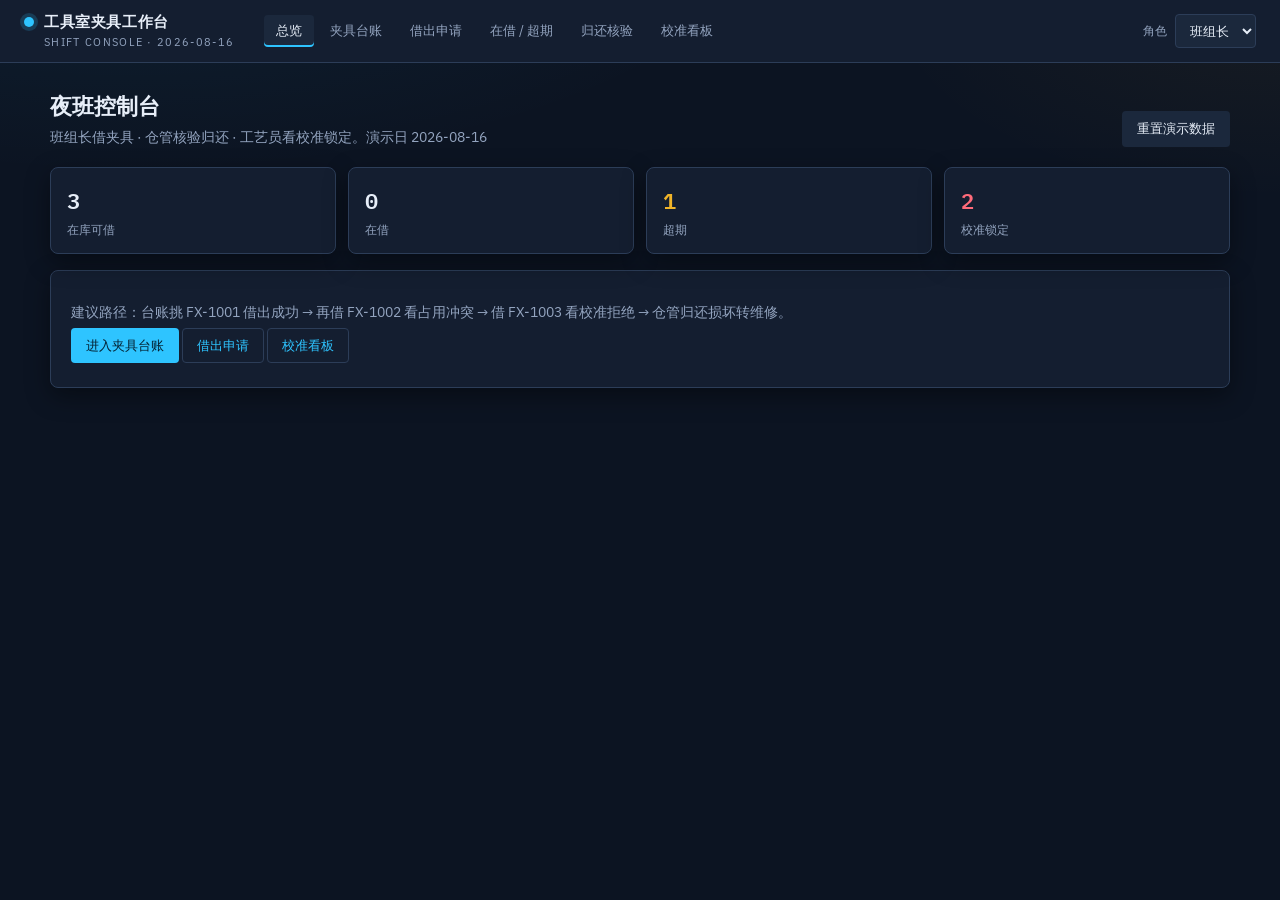
<file: designs/v0/index.html>
<!DOCTYPE html>
<html lang="zh-CN">
<head>
  <meta charset="UTF-8" />
  <meta name="viewport" content="width=device-width, initial-scale=1.0" />
  <title>工具室夹具工作台</title>
  <link rel="stylesheet" href="./styles/tokens.css" />
  <link rel="stylesheet" href="./styles/global.css" />
</head>
<body class="app-shell">
  <main class="page" id="app"></main>
  <script src="./mock/api.js"></script>
  <script src="./js/shell.js"></script>
  <script>
    AptShell.mount("index");
    const s = FixtureAPI.stats();
    document.getElementById("app").innerHTML = `
      <div class="page-header">
        <div>
          <h2>夜班控制台</h2>
          <p>班组长借夹具 · 仓管核验归还 · 工艺员看校准锁定。演示日 ${FixtureAPI.TODAY}</p>
        </div>
        <div>
          <button class="btn" id="resetBtn">重置演示数据</button>
        </div>
      </div>
      <div class="kpi-row">
        <div class="card kpi"><div class="n">${s.inStock}</div><div class="l">在库可借</div></div>
        <div class="card kpi"><div class="n">${s.out}</div><div class="l">在借</div></div>
        <div class="card kpi"><div class="n" style="color:var(--apt-warning)">${s.overdue}</div><div class="l">超期</div></div>
        <div class="card kpi"><div class="n" style="color:var(--apt-danger)">${s.locked}</div><div class="l">校准锁定</div></div>
      </div>
      <div class="card" style="padding:18px 20px">
        <p class="muted">建议路径：台账挑 FX-1001 借出成功 → 再借 FX-1002 看占用冲突 → 借 FX-1003 看校准拒绝 → 仓管归还损坏转维修。</p>
        <p><a class="btn btn-primary" href="./fixture-list/index.html">进入夹具台账</a>
           <a class="btn btn-ghost" href="./checkout-form/index.html">借出申请</a>
           <a class="btn btn-ghost" href="./calibration-board/index.html">校准看板</a></p>
      </div>`;
    document.getElementById("resetBtn").onclick = () => {
      FixtureAPI.reset();
      location.reload();
    };
  </script>
</body>
</html>
</file>
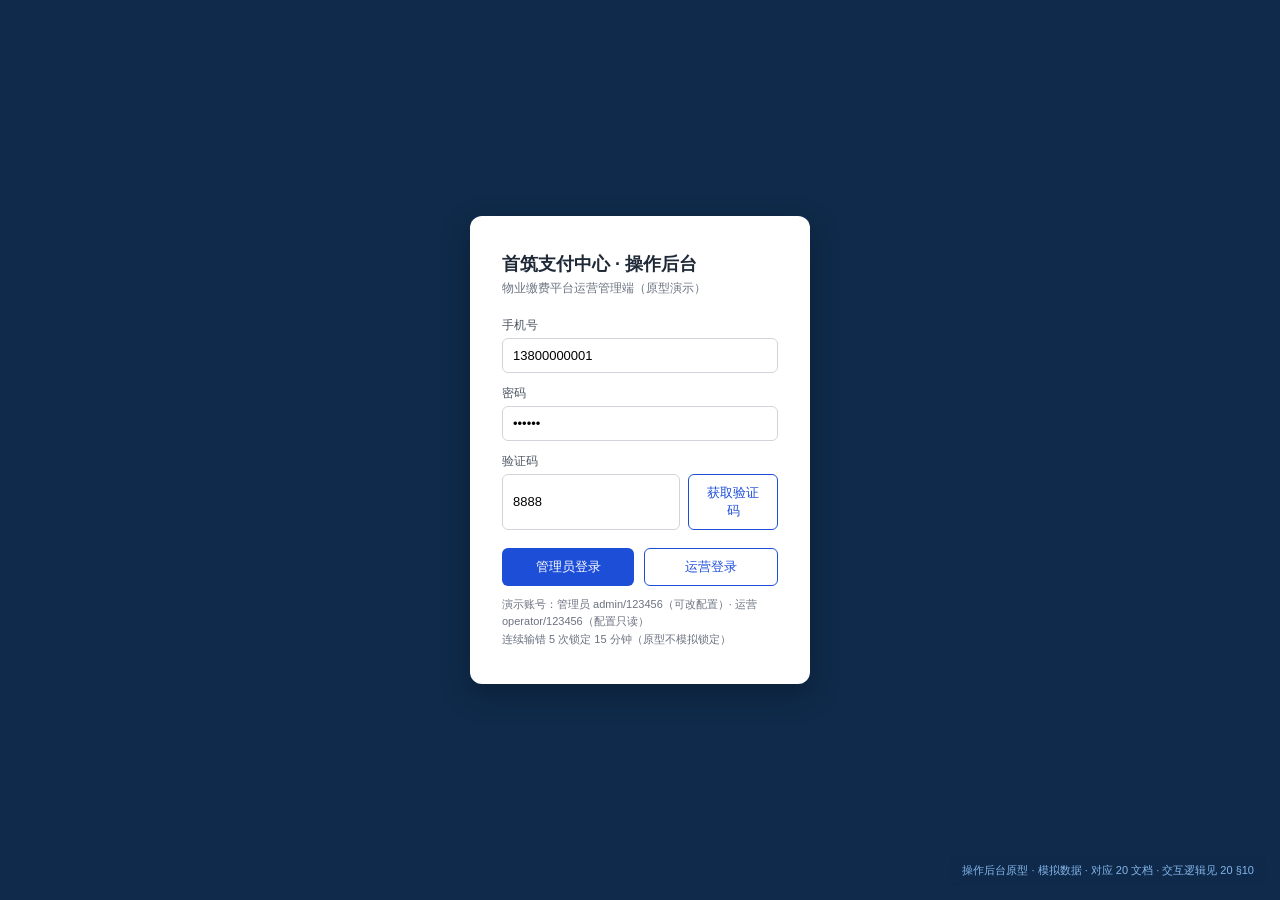
<file: prototype/paycenter-admin/index.html>
<!DOCTYPE html>
<html lang="zh-CN">
<head>
<meta charset="UTF-8">
<meta name="viewport" content="width=device-width, initial-scale=1.0">
<title>首筑支付中心 · 操作后台原型（v1.0 可交互）</title>
<style>
*{margin:0;padding:0;box-sizing:border-box}
body{font-family:-apple-system,"PingFang SC","Microsoft YaHei",sans-serif;background:#f3f5f8;color:#1f2937;font-size:13px}
.login-wrap{display:flex;justify-content:center;align-items:center;height:100vh;background:#0f2a4a}
.login-card{background:#fff;border-radius:12px;padding:36px 32px;width:340px;box-shadow:0 10px 30px rgba(0,0,0,.25)}
.login-card h1{font-size:18px;margin-bottom:4px}
.login-card .sub{color:#6b7280;font-size:12px;margin-bottom:20px}
.login-card label{display:block;font-size:12px;color:#4b5563;margin:12px 0 4px}
.login-card input{width:100%;padding:9px 10px;border:1px solid #d1d5db;border-radius:6px;font-size:13px}
.login-card .row{display:flex;gap:8px}
.login-card .row input{flex:1}
.btn{background:#1d4ed8;color:#fff;border:none;border-radius:6px;padding:9px 14px;font-size:13px;cursor:pointer}
.btn:hover{background:#1e40af}
.btn.ghost{background:#fff;color:#1d4ed8;border:1px solid #1d4ed8}
.btn.danger{background:#dc2626}
.btn.sm{padding:5px 10px;font-size:12px}
.btn:disabled{background:#9ca3af;cursor:not-allowed}
.tip{font-size:11px;color:#6b7280;margin-top:10px;line-height:1.6}
.layout{display:flex;min-height:100vh}
.sidebar{width:200px;background:#0f2a4a;color:#cbd5e1;padding-top:16px;flex-shrink:0}
.sidebar .brand{color:#fff;font-size:15px;font-weight:600;padding:0 18px 16px;border-bottom:1px solid #1e3a5f;margin-bottom:10px}
.sidebar .nav{padding:4px 0;cursor:pointer;padding:10px 18px;font-size:13px}
.sidebar .nav:hover{background:#16375c}
.sidebar .nav.active{background:#1d4ed8;color:#fff}
.main{flex:1;padding:20px 24px;overflow:auto}
.topbar{display:flex;justify-content:space-between;align-items:center;margin-bottom:18px}
.topbar h2{font-size:17px}
.topbar .user{display:flex;align-items:center;gap:10px;font-size:12px;color:#4b5563}
.role-tag{background:#eef2ff;color:#3730a3;border-radius:4px;padding:2px 8px;font-size:11px}
.cards{display:grid;grid-template-columns:repeat(4,1fr);gap:14px;margin-bottom:16px}
.card{background:#fff;border-radius:10px;padding:16px;border:1px solid #e5e7eb}
.card .num{font-size:22px;font-weight:600;margin-top:4px}
.card .lbl{font-size:12px;color:#6b7280}
.card.red .num{color:#dc2626}
.card.amber .num{color:#b45309}
.health{background:#fff;border:1px solid #e5e7eb;border-radius:10px;padding:14px 16px;margin-bottom:16px;font-size:12px;display:flex;gap:24px;align-items:center}
.health .dot{display:inline-block;width:8px;height:8px;border-radius:50%;background:#16a34a;margin-right:6px}
table{width:100%;border-collapse:collapse;background:#fff;border-radius:10px;overflow:hidden;font-size:12px}
th{background:#f8fafc;text-align:left;padding:9px 10px;border-bottom:1px solid #e5e7eb;color:#475569;white-space:nowrap}
td{padding:8px 10px;border-bottom:1px solid #f1f5f9}
tr:hover td{background:#f8fafc}
.panel{background:#fff;border:1px solid #e5e7eb;border-radius:10px;padding:16px;margin-bottom:14px}
.panel .filters{display:flex;gap:10px;flex-wrap:wrap;align-items:center}
.panel input,.panel select{padding:7px 9px;border:1px solid #d1d5db;border-radius:6px;font-size:12px}
.tag{display:inline-block;border-radius:4px;padding:1px 7px;font-size:11px;margin-right:4px}
.tag.on{background:#dcfce7;color:#166534}
.tag.off{background:#fee2e2;color:#991b1b}
.st{display:inline-block;border-radius:4px;padding:1px 7px;font-size:11px}
.st.s0{background:#fef3c7;color:#92400e}.st.s1{background:#dcfce7;color:#166534}.st.s2{background:#f3f4f6;color:#374151}
.st.s3{background:#fee2e2;color:#991b1b}.st.s4{background:#e0e7ff;color:#3730a3}
.switch{position:relative;display:inline-block;width:32px;height:18px}
.switch input{opacity:0;width:0;height:0}
.slider{position:absolute;cursor:pointer;top:0;left:0;right:0;bottom:0;background:#cbd5e1;border-radius:18px;transition:.2s}
.slider:before{position:absolute;content:"";height:14px;width:14px;left:2px;bottom:2px;background:#fff;border-radius:50%;transition:.2s}
.switch input:checked+.slider{background:#16a34a}
.switch input:checked+.slider:before{transform:translateX(14px)}
.modal-mask{position:fixed;top:0;left:0;right:0;bottom:0;background:rgba(15,23,42,.45);display:none;justify-content:center;align-items:center;z-index:50}
.modal-mask.show{display:flex}
.modal{background:#fff;border-radius:12px;padding:22px 24px;width:480px;max-height:82vh;overflow:auto}
.modal h3{font-size:15px;margin-bottom:14px}
.modal label{display:block;font-size:12px;color:#4b5563;margin:10px 0 4px}
.modal input,.modal select{width:100%;padding:8px 10px;border:1px solid #d1d5db;border-radius:6px;font-size:12px}
.modal .btns{display:flex;justify-content:flex-end;gap:10px;margin-top:18px}
.modal .field-row{display:flex;gap:10px}
.modal .field-row>div{flex:1}
.toast{position:fixed;top:20px;right:20px;background:#111827;color:#fff;border-radius:8px;padding:10px 16px;font-size:12px;opacity:0;transition:.3s;z-index:99}
.toast.show{opacity:1}
.empty{text-align:center;color:#9ca3af;padding:30px;font-size:12px}
.page{display:none}
.page.active{display:block}
.warn{background:#fffbeb;border:1px solid #fde68a;border-radius:8px;padding:10px 14px;font-size:12px;color:#92400e;margin-bottom:12px}
.demo-note{position:fixed;bottom:14px;right:14px;background:#0f2a4a;color:#93c5fd;border-radius:8px;padding:8px 12px;font-size:11px;z-index:40;opacity:.9}
</style>
</head>
<body>

<div id="loginPage" class="login-wrap">
  <div class="login-card">
    <h1>首筑支付中心 · 操作后台</h1>
    <div class="sub">物业缴费平台运营管理端（原型演示）</div>
    <label>手机号</label>
    <input id="loginPhone" value="13800000001">
    <label>密码</label>
    <input id="loginPwd" type="password" value="123456">
    <label>验证码</label>
    <div class="row">
      <input id="loginCode" value="8888">
      <button class="btn ghost" style="flex:0 0 90px" onclick="toast('验证码已发送（演示固定 8888）')">获取验证码</button>
    </div>
    <div style="margin-top:18px;display:flex;gap:10px">
      <button class="btn" style="flex:1" onclick="doLogin('admin')">管理员登录</button>
      <button class="btn ghost" style="flex:1" onclick="doLogin('operator')">运营登录</button>
    </div>
    <div class="tip">演示账号：管理员 admin/123456（可改配置）· 运营 operator/123456（配置只读）<br>连续输错 5 次锁定 15 分钟（原型不模拟锁定）</div>
  </div>
</div>

<div id="app" class="layout" style="display:none">
  <div class="sidebar">
    <div class="brand">首筑支付中心<br><span style="font-size:11px;font-weight:400;color:#93c5fd">操作后台</span></div>
    <div class="nav active" data-page="dashboard" onclick="go(this)">工作台</div>
    <div class="nav" data-page="merchants" onclick="go(this)">商户管理</div>
    <div class="nav" data-page="trades" onclick="go(this)">交易查询</div>
    <div class="nav" data-page="refunds" onclick="go(this)">退款处理</div>
    <div class="nav" data-page="agreements" onclick="go(this)">协议留痕</div>
    <div class="nav" data-page="logs" onclick="go(this)">操作日志</div>
  </div>
  <div class="main">
    <div class="topbar">
      <h2 id="pageTitle">工作台</h2>
      <div class="user">
        <span class="role-tag" id="roleTag">管理员</span>
        <span id="userName">管理员</span>
        <button class="btn ghost sm" onclick="logout()">退出</button>
      </div>
    </div>

    <!-- P2 工作台 -->
    <div id="page-dashboard" class="page active">
      <div class="cards">
        <div class="card"><div class="lbl">今日支付成功</div><div class="num">1,286 笔</div><div class="lbl">¥ 386,240.50</div></div>
        <div class="card"><div class="lbl">今日退款</div><div class="num">12 笔</div><div class="lbl">¥ 3,540.00</div></div>
        <div class="card amber"><div class="lbl">待处理退款</div><div class="num">3</div><div class="lbl"><a style="color:#b45309;cursor:pointer" onclick="goTo('refunds')">去处理 →</a></div></div>
        <div class="card red"><div class="lbl">UNKNOWN 待核查</div><div class="num">1</div><div class="lbl"><a style="color:#dc2626;cursor:pointer" onclick="goTo('refunds')">查看 →</a></div></div>
      </div>
      <div class="health">
        <span><span class="dot"></span>银联通道：<b>正常</b>（近 1h 成功率 99.7%）</span>
        <span>微信支付：<b>已开通</b></span>
        <span>支付宝：<b>已开通</b></span>
        <span>银行卡/云闪付：<b>已开通（银联统一收银台）</b></span>
        <span>超时查单任务：<b>运行中</b></span>
      </div>
      <div class="panel"><b style="font-size:12px">今日各商户收款 Top5</b>
        <table style="margin-top:10px"><tr><th>商户</th><th>笔数</th><th>金额</th><th>手续费</th><th>净额</th></tr>
        <tr><td>重庆龙湖物业</td><td>486</td><td>¥145,800</td><td>¥872</td><td>¥144,928</td></tr>
        <tr><td>金科物业服务集团</td><td>352</td><td>¥98,560</td><td>¥590</td><td>¥97,970</td></tr>
        <tr><td>华宇物业</td><td>231</td><td>¥72,310</td><td>¥433</td><td>¥71,877</td></tr>
        <tr><td>万科物业重庆公司</td><td>158</td><td>¥45,270</td><td>¥271</td><td>¥44,999</td></tr>
        <tr><td>保利物业重庆</td><td>59</td><td>¥24,300</td><td>¥145</td><td>¥24,155</td></tr></table>
      </div>
    </div>

    <!-- P3 商户管理 -->
    <div id="page-merchants" class="page">
      <div class="panel">
        <div class="filters">
          <input placeholder="商户编码/名称" id="mSearch">
          <button class="btn sm" onclick="renderMerchants()">查询</button>
          <span style="flex:1"></span>
          <button class="btn sm" id="addMchBtn" onclick="openMchModal()">+ 新增商户</button>
        </div>
      </div>
      <div id="mchTable"></div>
    </div>

    <!-- P4 交易查询 -->
    <div id="page-trades" class="page">
      <div class="panel">
        <div class="filters">
          <input placeholder="支付单号/业务单号" id="tNo">
          <select id="tMch"><option value="">全部商户</option><option>重庆龙湖物业</option><option>金科物业服务集团</option></select>
          <select id="tMethod"><option value="">全部方式</option><option>微信</option><option>支付宝</option><option>银行卡</option></select>
          <select id="tStatus"><option value="">全部状态</option><option>PAID</option><option>WAIT_PAY</option><option>CLOSED</option><option>REFUNDED</option></select>
          <input type="date" id="tFrom" value="2026-08-19"><span style="color:#6b7280">至</span><input type="date" id="tTo" value="2026-08-19">
          <button class="btn sm" onclick="toast('已按条件查询（演示数据固定）')">查询</button>
          <button class="btn ghost sm" onclick="toast('CSV 导出二期提供')">导出 CSV</button>
        </div>
      </div>
      <div class="warn">状态口径：以支付中心回调/查询为准；UNKNOWN 单请进「退款处理」页核查。</div>
      <div id="tradeTable"></div>
    </div>

    <!-- P5 退款处理 -->
    <div id="page-refunds" class="page">
      <div class="panel">
        <div class="filters">
          <input placeholder="退款单号/原支付单号" id="rNo">
          <select id="rStatus"><option value="">全部状态</option><option>REFUNDING</option><option>SUCCESS</option><option>FAIL</option><option>UNKNOWN</option></select>
          <button class="btn sm" onclick="renderRefunds()">查询</button>
          <span style="flex:1"></span>
          <button class="btn sm" onclick="openRefundModal()">+ 发起退款</button>
        </div>
      </div>
      <div class="warn" id="rWarn" style="display:none">有 <b>1</b> 笔 UNKNOWN 退款待核查：R20260819007 —— 系统已自动调银联退款查询兜底，仍未知请按流程处理（联系银联）。</div>
      <div id="refundTable"></div>
    </div>

    <!-- P6 协议留痕 -->
    <div id="page-agreements" class="page">
      <div class="panel">
        <div class="filters">
          <input placeholder="user_id / 手机号" id="aUser">
          <button class="btn sm" onclick="renderAgreements()">查询</button>
        </div>
      </div>
      <div id="agreeTable"></div>
    </div>

    <!-- P7 操作日志 -->
    <div id="page-logs" class="page">
      <div class="panel">
        <div class="filters">
          <input placeholder="操作人" id="lUser">
          <select id="lAction"><option value="">全部动作</option><option>登录</option><option>商户新增</option><option>商户编辑</option><option>启停</option><option>开关变更</option><option>退款发起</option><option>退款重试</option></select>
          <button class="btn sm" onclick="renderLogs()">查询</button>
          <span style="flex:1;font-size:11px;color:#6b7280">保留 ≥5 年</span>
        </div>
      </div>
      <div id="logTable"></div>
    </div>
  </div>
</div>

<!-- 商户编辑弹窗 -->
<div class="modal-mask" id="mchModal">
  <div class="modal">
    <h3 id="mchModalTitle">新增商户</h3>
    <div class="field-row">
      <div><label>商户编码 *</label><input id="mCode" value="WY006"></div>
      <div><label>商户名称 *</label><input id="mName" value="试点物业服务有限公司"></div>
    </div>
    <div class="field-row">
      <div><label>银联商户号</label><input id="mUNo" placeholder="待银联下发"></div>
      <div><label>终端号</label><input id="mTNo"></div>
    </div>
    <div class="field-row">
      <div><label>微信子商户 subAppId</label><input id="mSubAppId" placeholder="未批留空 = 微信自动禁用"></div>
      <div><label>单笔限额（元）</label><input id="mMax" value="50000"></div>
    </div>
    <label>回调地址 callback_url *</label><input id="mCb" value="https://biz.shuzhu.com/pay/callback">
    <label>notify 域名白名单 *</label><input id="mDomain" value="biz.shuzhu.com">
    <label>手续费承担方</label>
    <select id="mFee"><option>分账优先扣（物业承担）</option><option>首筑承担</option><option>按商户约定</option></select>
    <label>支付方式开关</label>
    <div style="display:flex;gap:16px;margin-top:6px;font-size:12px">
      <span>微信 <span class="switch"><input type="checkbox" id="swWx" checked><span class="slider"></span></span></span>
      <span>支付宝 <span class="switch"><input type="checkbox" id="swAli" checked><span class="slider"></span></span></span>
      <span>银行卡 <span class="switch"><input type="checkbox" id="swCard" checked><span class="slider"></span></span></span>
    </div>
    <label>关联小区（merchant_project，支持 1 物业多小区/1 小区 1 商户/混合）</label>
    <input id="mProjects" value="试点花园（一、二、三期）">
    <div class="btns">
      <button class="btn ghost" onclick="closeMchModal()">取消</button>
      <button class="btn" onclick="saveMch()">保存</button>
    </div>
  </div>
</div>

<!-- 发起退款弹窗 -->
<div class="modal-mask" id="refundModal">
  <div class="modal">
    <h3>发起退款</h3>
    <label>原支付单号 *</label>
    <div class="field-row">
      <input id="rPayOrder" placeholder="P20260819000018">
      <button class="btn ghost" onclick="queryOrigin()">回显原单</button>
    </div>
    <div id="rOrigin" style="display:none;background:#f0fdf4;border:1px solid #bbf7d0;border-radius:8px;padding:10px;font-size:12px;margin-top:10px">
      原单：P20260819000018 ｜ 商户：重庆龙湖物业 ｜ 金额：¥100.00 ｜ 已退：¥0.00 ｜ 可退：¥100.00（全额）
    </div>
    <label>退款金额（分）*</label><input id="rAmount" value="10000">
    <label>退款原因 *</label><input id="rReason" value="业主重复缴费">
    <div class="btns">
      <button class="btn ghost" onclick="closeRefundModal()">取消</button>
      <button class="btn" onclick="submitRefund()">提交退款</button>
    </div>
  </div>
</div>

<!-- 交易详情弹窗 -->
<div class="modal-mask" id="tradeModal">
  <div class="modal">
    <h3>支付单详情</h3>
    <div id="tradeDetail" style="font-size:12px;line-height:2"></div>
    <div class="btns"><button class="btn" onclick="document.getElementById('tradeModal').classList.remove('show')">关闭</button></div>
  </div>
</div>

<div class="toast" id="toast"></div>
<div class="demo-note">操作后台原型 · 模拟数据 · 对应 20 文档 · 交互逻辑见 20 §10</div>

<script>
var role='admin', currentPage='dashboard';
var merchants=[
 {code:'WY001',name:'重庆龙湖物业',projects:3,status:1,methods:{WX:1,ALI:1,CARD:1},uNo:'898500****0690',cb:'https://biz.shuzhu.com/pay/callback',domain:'biz.shuzhu.com',max:50000},
 {code:'WY002',name:'金科物业服务集团',projects:5,status:1,methods:{WX:1,ALI:1,CARD:1},uNo:'898500****0712',cb:'https://biz.shuzhu.com/pay/callback',domain:'biz.shuzhu.com',max:50000},
 {code:'WY003',name:'华宇物业',projects:2,status:0,methods:{WX:0,ALI:1,CARD:1},uNo:'898500****0735',cb:'https://biz.shuzhu.com/pay/callback',domain:'biz.shuzhu.com',max:30000},
 {code:'WY004',name:'万科物业重庆公司',projects:4,status:1,methods:{WX:1,ALI:1,CARD:0},uNo:'898500****0758',cb:'https://biz.shuzhu.com/pay/callback',domain:'biz.shuzhu.com',max:50000},
 {code:'WY005',name:'保利物业重庆',projects:1,status:1,methods:{WX:1,ALI:1,CARD:1},uNo:'898500****0781',cb:'https://biz.shuzhu.com/pay/callback',domain:'biz.shuzhu.com',max:50000}
];
var refunds=[
 {no:'R20260819001',po:'P20260819000012',mch:'重庆龙湖物业',amt:10000,st:'SUCCESS',time:'2026-08-19 09:12',reason:'业主重复缴费'},
 {no:'R20260819002',po:'P20260819000015',mch:'金科物业服务集团',amt:26000,st:'REFUNDING',time:'2026-08-19 09:30',reason:'提前清退'},
 {no:'R20260819003',po:'P20260819000016',mch:'华宇物业',amt:8000,st:'FAIL',time:'2026-08-19 10:05',reason:'金额核对有误'},
 {no:'R20260819004',po:'P20260819000017',mch:'重庆龙湖物业',amt:3500,st:'REFUNDING',time:'2026-08-19 10:40',reason:'错缴'},
 {no:'R20260819005',po:'P20260819000018',mch:'重庆龙湖物业',amt:10000,st:'SUCCESS',time:'2026-08-19 11:02',reason:'业主重复缴费'},
 {no:'R20260819006',po:'P20260819000019',mch:'万科物业重庆公司',amt:12000,st:'SUCCESS',time:'2026-08-19 11:20',reason:'停车月租退订'},
 {no:'R20260819007',po:'P20260819000020',mch:'金科物业服务集团',amt:15800,st:'UNKNOWN',time:'2026-08-19 11:35',reason:'业主申请'}
];
var logs=[
 {op:'管理员',act:'登录',obj:'—',time:'2026-08-19 08:58:12',ip:'10.10.1.8'},
 {op:'管理员',act:'商户编辑',obj:'WY001 重庆龙湖物业',time:'2026-08-19 09:03:41',ip:'10.10.1.8',diff:'银行卡 enabled: false→true'},
 {op:'运营',act:'退款发起',obj:'R20260819005',time:'2026-08-19 09:05:22',ip:'10.10.1.15',diff:'—'},
 {op:'运营',act:'退款重试',obj:'R20260819003',time:'2026-08-19 10:12:03',ip:'10.10.1.15',diff:'—'},
 {op:'管理员',act:'商户启停',obj:'WY003 华宇物业 → 停用',time:'2026-08-19 10:20:55',ip:'10.10.1.8',diff:'status: 1→0'},
 {op:'运营',act:'登录',obj:'—',time:'2026-08-19 11:00:31',ip:'10.10.1.15'}
];

function doLogin(r){
 if(document.getElementById('loginPwd').value!=='123456'){toast('密码错误（演示固定 123456，连续 5 次锁定）');return}
 role=r; document.getElementById('loginPage').style.display='none';
 document.getElementById('app').style.display='flex';
 document.getElementById('roleTag').textContent= r==='admin'?'管理员':'运营';
 document.getElementById('userName').textContent= r==='admin'?'管理员':'运营';
 if(r!=='admin'){document.getElementById('addMchBtn').disabled=true;document.getElementById('addMchBtn').textContent='+ 新增商户（需管理员）'}
 toast('登录成功：'+(r==='admin'?'管理员':'运营'));
 logIt('登录','—');
 renderAll();
}
function logout(){document.getElementById('app').style.display='none';document.getElementById('loginPage').style.display='flex'}
function go(el){goTo(el.getAttribute('data-page'))}
function goTo(p){
 currentPage=p;
 document.querySelectorAll('.nav').forEach(n=>n.classList.toggle('active',n.getAttribute('data-page')===p));
 document.querySelectorAll('.page').forEach(x=>x.classList.remove('active'));
 document.getElementById('page-'+p).classList.add('active');
 var titles={dashboard:'工作台',merchants:'商户管理',trades:'交易查询',refunds:'退款处理',agreements:'协议留痕',logs:'操作日志'};
 document.getElementById('pageTitle').textContent=titles[p];
}
function renderAll(){renderMerchants();renderRefunds();renderAgreements();renderLogs()}

function mMethods(m){return '<span class="tag '+(m.methods.WX?'on':'off')+'">微信</span><span class="tag '+(m.methods.ALI?'on':'off')+'">支付宝</span><span class="tag '+(m.methods.CARD?'on':'off')+'">银行卡</span>'}
function renderMerchants(){
 var kw=(document.getElementById('mSearch').value||'').trim();
 var rows=merchants.filter(m=>!kw||m.name.includes(kw)||m.code.includes(kw)).map(m=>
  '<tr><td><b>'+m.code+'</b><br><span style="color:#6b7280">'+m.name+'</span></td>'+
  '<td>'+m.projects+'</td>'+
  '<td><span class="st '+(m.status?'s1':'s3')+'">'+(m.status?'启用':'停用')+'</span></td>'+
  '<td>'+mMethods(m)+'</td>'+
  '<td>'+m.uNo+'</td>'+
  '<td style="white-space:nowrap"><button class="btn ghost sm" onclick="openMchModal(\''+m.code+'\')">编辑</button> '+
  '<button class="btn '+(m.status?'danger':'')+' sm" onclick="toggleMch(\''+m.code+'\')">'+(m.status?'停用':'启用')+'</button></td></tr>').join('');
 document.getElementById('mchTable').innerHTML='<table><tr><th>商户编码/名称</th><th>关联小区</th><th>状态</th><th>支付方式开关</th><th>银联商户号</th><th>操作</th></tr>'+rows+'</table>';
}
function toggleMch(code){
 var m=merchants.find(x=>x.code===code);
 if(!confirm('确认'+(m.status?'停用':'启用')+'商户 '+m.name+'？\n停用=拒绝新单，在途单不受影响'))return;
 m.status=m.status?0:1;
 logIt('商户启停',code+' '+m.name+' → '+(m.status?'启用':'停用')+'，status: '+(m.status?'0→1':'1→0'));
 toast('已'+(m.status?'启用':'停用')+' '+m.name+'，≤30s 内生效'); renderMerchants();
}
function openMchModal(code){
 if(role!=='admin'){toast('商户配置需管理员权限（运营只读）');return}
 if(code){var m=merchants.find(x=>x.code===code);document.getElementById('mchModalTitle').textContent='编辑商户 '+code;
  document.getElementById('mCode').value=m.code;document.getElementById('mName').value=m.name;document.getElementById('mUNo').value=m.uNo;
  document.getElementById('mMax').value=m.max;document.getElementById('swWx').checked=m.methods.WX;document.getElementById('swAli').checked=m.methods.ALI;
  document.getElementById('swCard').checked=m.methods.CARD;}
 else{document.getElementById('mchModalTitle').textContent='新增商户';}
 document.getElementById('mchModal').classList.add('show');
}
function saveMch(){
 var code=document.getElementById('mCode').value, name=document.getElementById('mName').value;
 if(!code||!name){toast('商户编码/名称为必填');return}
 var m=merchants.find(x=>x.code===code);
 var old='';
 if(m){old='；变更: '+JSON.stringify(m.methods);m.methods={WX:document.getElementById('swWx').checked,ALI:document.getElementById('swAli').checked,CARD:document.getElementById('swCard').checked};m.max=document.getElementById('mMax').value;}
 else{merchants.push({code:code,name:name,projects:1,status:1,methods:{WX:document.getElementById('swWx').checked,ALI:document.getElementById('swAli').checked,CARD:document.getElementById('swCard').checked},uNo:'待银联下发',cb:'—',domain:'—',max:document.getElementById('mMax').value||50000});}
 document.getElementById('mchModal').classList.remove('show');
 logIt('商户'+(m?'编辑':'新增'),code+' '+name+old);
 toast('已保存：'+code+'，支付方式开关 ≤30s 生效'); renderMerchants();
}
function closeMchModal(){document.getElementById('mchModal').classList.remove('show')}

function renderRefunds(){
 var kw=(document.getElementById('rNo').value||'').trim(), st=document.getElementById('rStatus').value;
 var rows=refunds.filter(r=>(!kw||r.no.includes(kw)||r.po.includes(kw))&&(!st||r.st===st)).map(r=>
  '<tr><td><b>'+r.no+'</b><br><span style="color:#6b7280">'+r.po+'</span></td><td>'+r.mch+'</td><td>¥'+(r.amt/100).toFixed(2)+'</td>'+
  '<td><span class="st '+(r.st==='SUCCESS'?'s1':r.st==='REFUNDING'?'s0':r.st==='FAIL'?'s3':'s4')+'">'+r.st+'</span></td>'+
  '<td>'+r.time+'</td><td>'+r.reason+'</td>'+
  '<td style="white-space:nowrap">'+(r.st==='FAIL'||r.st==='UNKNOWN'?'<button class="btn sm" onclick="retryRefund(\''+r.no+'\')">重试</button>':'—')+'</td></tr>').join('');
 document.getElementById('refundTable').innerHTML='<table><tr><th>退款单号/原支付单</th><th>商户</th><th>金额</th><th>状态</th><th>时间</th><th>原因</th><th>操作</th></tr>'+rows+'</table>';
 document.getElementById('rWarn').style.display = refunds.some(r=>r.st==='UNKNOWN')?'block':'none';
}
function retryRefund(no){
 if(!confirm('确认重试退款 '+no+'？\nUNKNOWN 单将先自动调银联退款查询，仍未知才允许重试'))return;
 logIt('退款重试',no);toast('已发起重试：'+no);renderRefunds();
}
function openRefundModal(){document.getElementById('refundModal').classList.add('show')}
function queryOrigin(){var no=document.getElementById('rPayOrder').value.trim();if(!no){toast('请输入原支付单号');return}
 if(!no.startsWith('P')){toast('未找到该支付单（演示：P20260819000018 可回显）');document.getElementById('rOrigin').style.display='none';return}
 document.getElementById('rOrigin').style.display='block';}
function submitRefund(){
 var po=document.getElementById('rPayOrder').value.trim(), amt=document.getElementById('rAmount').value, rs=document.getElementById('rReason').value.trim();
 if(!po||!amt||!rs){toast('请完整填写支付单号/金额/原因');return}
 var no='R'+Date.now().toString().slice(-8);
 refunds.unshift({no:no,po:po,mch:'重庆龙湖物业',amt:parseInt(amt),st:'REFUNDING',time:new Date().toLocaleString('zh-CN',{hour12:false}).slice(0,19),reason:rs});
 document.getElementById('refundModal').classList.remove('show');
 logIt('退款发起',no+' 原单 '+po+' 金额 '+amt);toast('退款已提交：'+no+'（状态 REFUNDING）');renderRefunds();
}
function closeRefundModal(){document.getElementById('refundModal').classList.remove('show')}

function renderAgreements(){
 var rows=[
  {u:'U10086',p:'138****0001',list:[{c:'PAY_SERVICE',v:'v1.0',t:'2026-08-19 08:12:33',s:'PAY_APP',d:'device-A1'},{c:'USER_SERVICE',v:'v2.0',t:'2026-08-01 10:00:00',s:'REGISTER',d:'device-A1'}]},
  {u:'U10087',p:'139****0002',list:[{c:'PAY_SERVICE',v:'v1.0',t:'2026-08-19 09:30:01',s:'PAY_APP',d:'device-B2'}]},
  {u:'U10088',p:'137****0003',list:[{c:'PAY_SERVICE',v:'v1.0',t:'2026-08-19 09:45:20',s:'PAY_APP',d:'device-C3'},{c:'PRIVACY',v:'v1.1',t:'2026-07-20 14:20:00',s:'REGISTER',d:'device-C3'}]}
 ];
 var kw=(document.getElementById('aUser').value||'').trim();
 var rows2=rows.filter(r=>!kw||r.u.includes(kw)||r.p.includes(kw)).map(r=>
  '<tr><td>'+r.u+'</td><td>'+r.p+'</td><td>'+r.list.map(x=>x.c+' v'+x.v).join('<br>')+'</td><td>'+r.list.map(x=>x.t+'（'+x.s+'）').join('<br>')+'</td></tr>').join('');
 document.getElementById('agreeTable').innerHTML='<table><tr><th>user_id</th><th>手机号</th><th>已同意协议（含版本）</th><th>同意时间（来源）</th></tr>'+(rows2||'<tr><td colspan="4" class="empty">无记录</td></tr>')+'</table>';
}
function renderLogs(){
 var rows=logs.filter(l=>(!(document.getElementById('lUser').value)||l.op.includes(document.getElementById('lUser').value))&&(!document.getElementById('lAction').value||l.act===document.getElementById('lAction').value)).map(l=>
  '<tr><td>'+l.op+'</td><td>'+l.act+'</td><td>'+l.obj+'</td><td style="color:#6b7280">'+(l.diff||'—')+'</td><td>'+l.time+'</td><td>'+l.ip+'</td></tr>').join('');
 document.getElementById('logTable').innerHTML='<table><tr><th>操作人</th><th>动作</th><th>对象</th><th>变更前后</th><th>时间</th><th>IP</th></tr>'+(rows||'<tr><td colspan="6" class="empty">无记录</td></tr>')+'</table>';
}
function logIt(act,obj){logs.unshift({op:role==='admin'?'管理员':'运营',act:act,obj:obj,time:new Date().toLocaleString('zh-CN',{hour12:false}).slice(0,19),ip:'10.10.1.'+(role==='admin'?8:15),diff:obj.includes('→')||obj.includes('enabled')||obj.includes('status')?obj:''})}
var toastTimer;
function toast(msg){var t=document.getElementById('toast');t.textContent=msg;t.classList.add('show');clearTimeout(toastTimer);toastTimer=setTimeout(()=>t.classList.remove('show'),2200)}
</script>
</body>
</html>
</file>
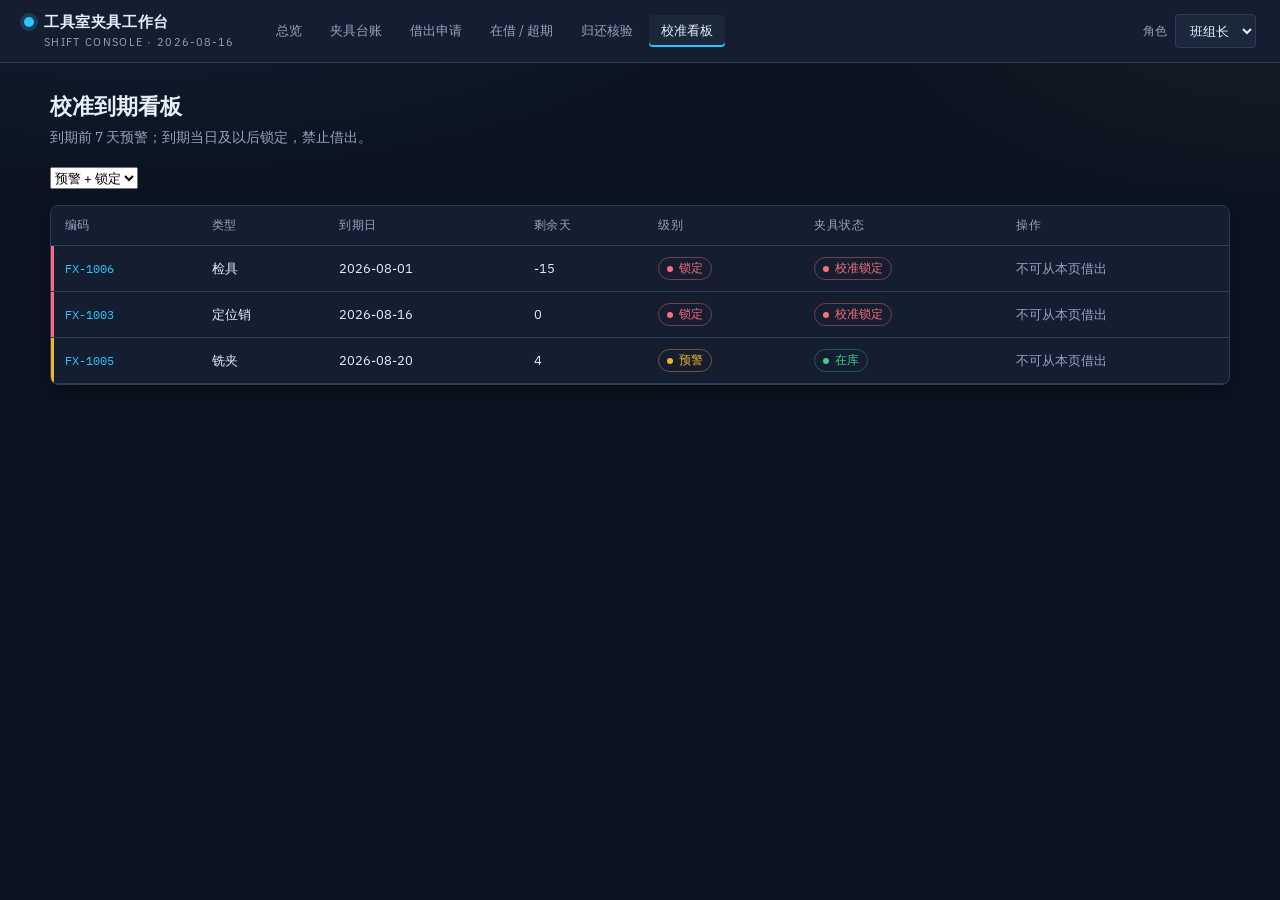
<file: designs/v0/calibration-board/index.html>
<!DOCTYPE html>
<html lang="zh-CN">
<head>
  <meta charset="UTF-8" />
  <meta name="viewport" content="width=device-width, initial-scale=1.0" />
  <title>校准到期看板</title>
  <link rel="stylesheet" href="../styles/tokens.css" />
  <link rel="stylesheet" href="../styles/global.css" />
</head>
<body class="app-shell">
  <main class="page">
    <div class="page-header">
      <div>
        <h2>校准到期看板</h2>
        <p>到期前 7 天预警；到期当日及以后锁定，禁止借出。</p>
      </div>
    </div>
    <div id="msg"></div>
    <div class="toolbar">
      <select id="level">
        <option value="">预警 + 锁定</option>
        <option value="预警">仅预警</option>
        <option value="锁定">仅锁定</option>
      </select>
    </div>
    <div class="card table-wrap">
      <table class="data">
        <thead>
          <tr><th>编码</th><th>类型</th><th>到期日</th><th>剩余天</th><th>级别</th><th>夹具状态</th><th>操作</th></tr>
        </thead>
        <tbody id="tbody"></tbody>
      </table>
    </div>
  </main>
  <script src="../mock/api.js"></script>
  <script src="../js/shell.js"></script>
  <script>
    AptShell.mount("calibration-board");
    const role = FixtureAPI.getRole();
    function render() {
      const level = document.getElementById("level").value;
      const rows = FixtureAPI.listCalibration().filter((r) => !level || r.level === level);
      const tb = document.getElementById("tbody");
      if (!rows.length) {
        tb.innerHTML = `<tr><td colspan="7" class="empty">近 7 天无预警且无锁定</td></tr>`;
        return;
      }
      tb.innerHTML = rows.map((r) => {
        const flag = r.level === "锁定" ? "row-lock" : "row-flag";
        const canEdit = role !== "班组长";
        const due = canEdit
          ? `<input type="date" value="${r.calibrationDueDate}" data-due="${r.id}" />`
          : r.calibrationDueDate;
        const save = canEdit
          ? `<button class="btn" data-save="${r.id}">保存到期日</button>`
          : `<span class="muted">不可从本页借出</span>`;
        return `<tr class="${flag}">
          <td><a class="code" href="../fixture-detail/index.html?id=${r.id}">${r.code}</a></td>
          <td>${r.typeLabel}</td>
          <td>${due}</td>
          <td>${r.daysRemaining}</td>
          <td>${AptShell.badge(r.level)}</td>
          <td>${AptShell.badge(r.status)}</td>
          <td>${save}</td>
        </tr>`;
      }).join("");
    }
    document.getElementById("level").onchange = render;
    document.getElementById("tbody").addEventListener("click", (e) => {
      const id = e.target.getAttribute("data-save");
      if (!id) return;
      if (role === "班组长") {
        document.getElementById("msg").innerHTML = `<div class="alert alert-error">班组长不能改校准到期日。</div>`;
        return;
      }
      const input = document.querySelector(`[data-due="${id}"]`);
      const fx = FixtureAPI.getFixture(id);
      const r = FixtureAPI.upsertFixture({ id, code: fx.code, type: fx.type, calibrationDueDate: input.value });
      document.getElementById("msg").innerHTML = `<div class="alert ${r.ok ? "alert-ok" : "alert-error"}">${r.ok ? "已保存并重算锁定" : r.error}</div>`;
      render();
    });
    render();
  </script>
</body>
</html>
</file>
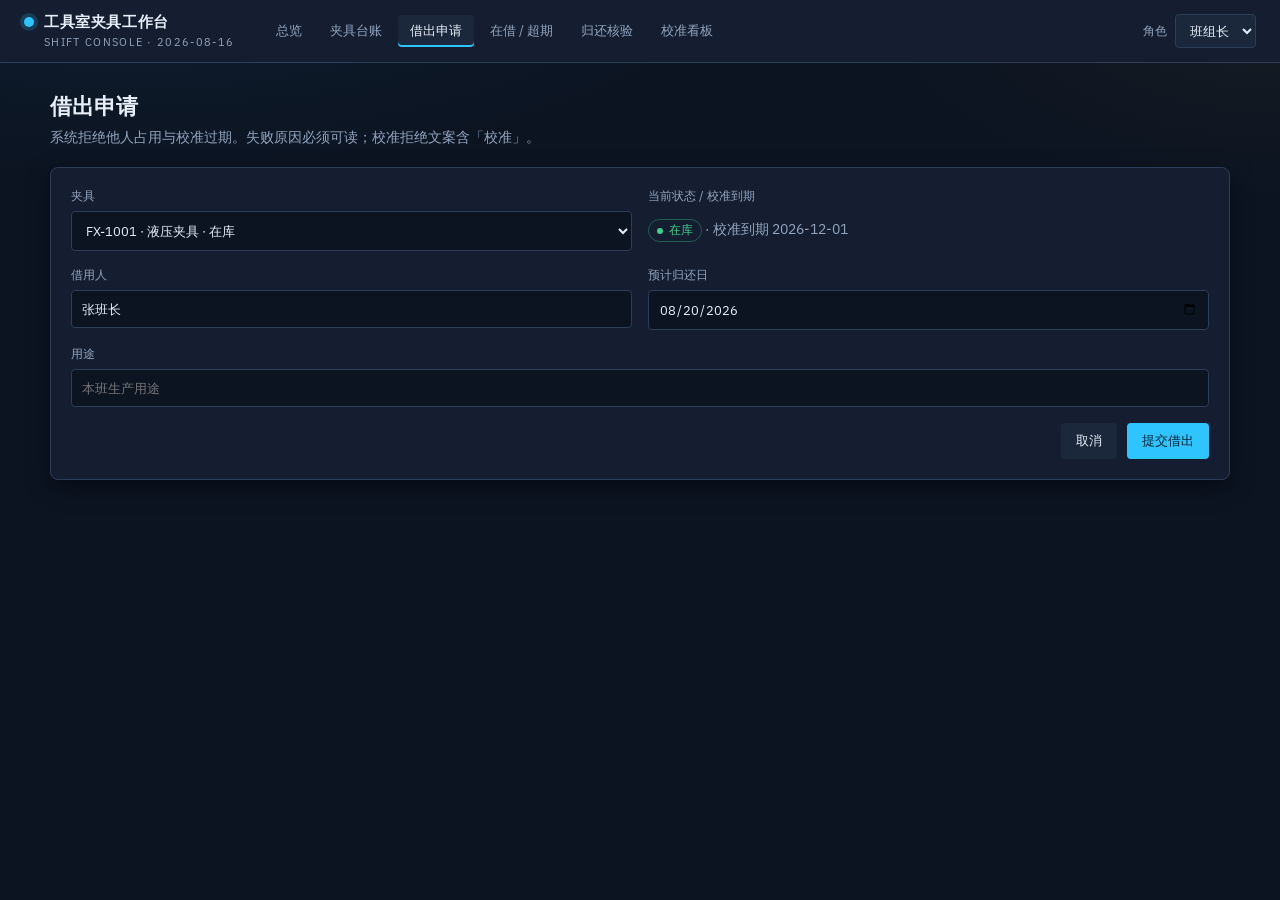
<file: designs/v0/checkout-form/index.html>
<!DOCTYPE html>
<html lang="zh-CN">
<head>
  <meta charset="UTF-8" />
  <meta name="viewport" content="width=device-width, initial-scale=1.0" />
  <title>借出申请</title>
  <link rel="stylesheet" href="../styles/tokens.css" />
  <link rel="stylesheet" href="../styles/global.css" />
</head>
<body class="app-shell">
  <main class="page">
    <div class="page-header">
      <div>
        <h2>借出申请</h2>
        <p>系统拒绝他人占用与校准过期。失败原因必须可读；校准拒绝文案含「校准」。</p>
      </div>
    </div>
    <div id="msg"></div>
    <form class="card form-grid" id="form">
      <div class="field">
        <label>夹具</label>
        <select id="fixtureId" required></select>
      </div>
      <div class="field">
        <label>当前状态 / 校准到期</label>
        <div id="hint" class="muted" style="padding-top:8px">选择夹具后显示</div>
      </div>
      <div class="field">
        <label>借用人</label>
        <input id="borrowerName" required placeholder="班组长姓名" />
      </div>
      <div class="field">
        <label>预计归还日</label>
        <input id="expectedReturnDate" type="date" required />
      </div>
      <div class="field span-2">
        <label>用途</label>
        <input id="purpose" required placeholder="本班生产用途" />
      </div>
      <div class="form-actions">
        <a class="btn" href="../fixture-list/index.html">取消</a>
        <button class="btn btn-primary" type="submit" id="submitBtn">提交借出</button>
      </div>
    </form>
  </main>
  <script src="../mock/api.js"></script>
  <script src="../js/shell.js"></script>
  <script>
    AptShell.mount("checkout-form");
    const role = FixtureAPI.getRole();
    const msg = document.getElementById("msg");
    const sel = document.getElementById("fixtureId");
    const fixtures = FixtureAPI.listFixtures({});
    const pre = AptShell.qs("fixtureId");
    sel.innerHTML = fixtures.map((f) =>
      `<option value="${f.id}" ${f.id === pre ? "selected" : ""}>${f.code} · ${f.typeLabel} · ${f.status}</option>`
    ).join("");
    document.getElementById("borrowerName").value = role === "班组长" ? "张班长" : "";
    document.getElementById("expectedReturnDate").value = "2026-08-20";

    function refreshHint() {
      const fx = FixtureAPI.getFixture(sel.value);
      if (!fx) return;
      document.getElementById("hint").innerHTML =
        AptShell.badge(fx.status) + " · 校准到期 " + fx.calibrationDueDate;
    }
    sel.addEventListener("change", refreshHint);
    refreshHint();

    if (role !== "班组长") {
      msg.innerHTML = `<div class="alert alert-error">仅班组长可提交借出申请。请在顶栏切换角色。</div>`;
      document.getElementById("submitBtn").disabled = true;
    }

    document.getElementById("form").onsubmit = (e) => {
      e.preventDefault();
      const r = FixtureAPI.createCheckout({
        fixtureId: sel.value,
        borrowerName: document.getElementById("borrowerName").value,
        expectedReturnDate: document.getElementById("expectedReturnDate").value,
        purpose: document.getElementById("purpose").value,
      });
      msg.innerHTML = `<div class="alert ${r.ok ? "alert-ok" : "alert-error"}">${r.ok ? "借出成功，已改为在借。" : r.error}</div>`;
      if (r.ok) setTimeout(() => location.href = "../checkout-list/index.html", 600);
    };
  </script>
</body>
</html>
</file>
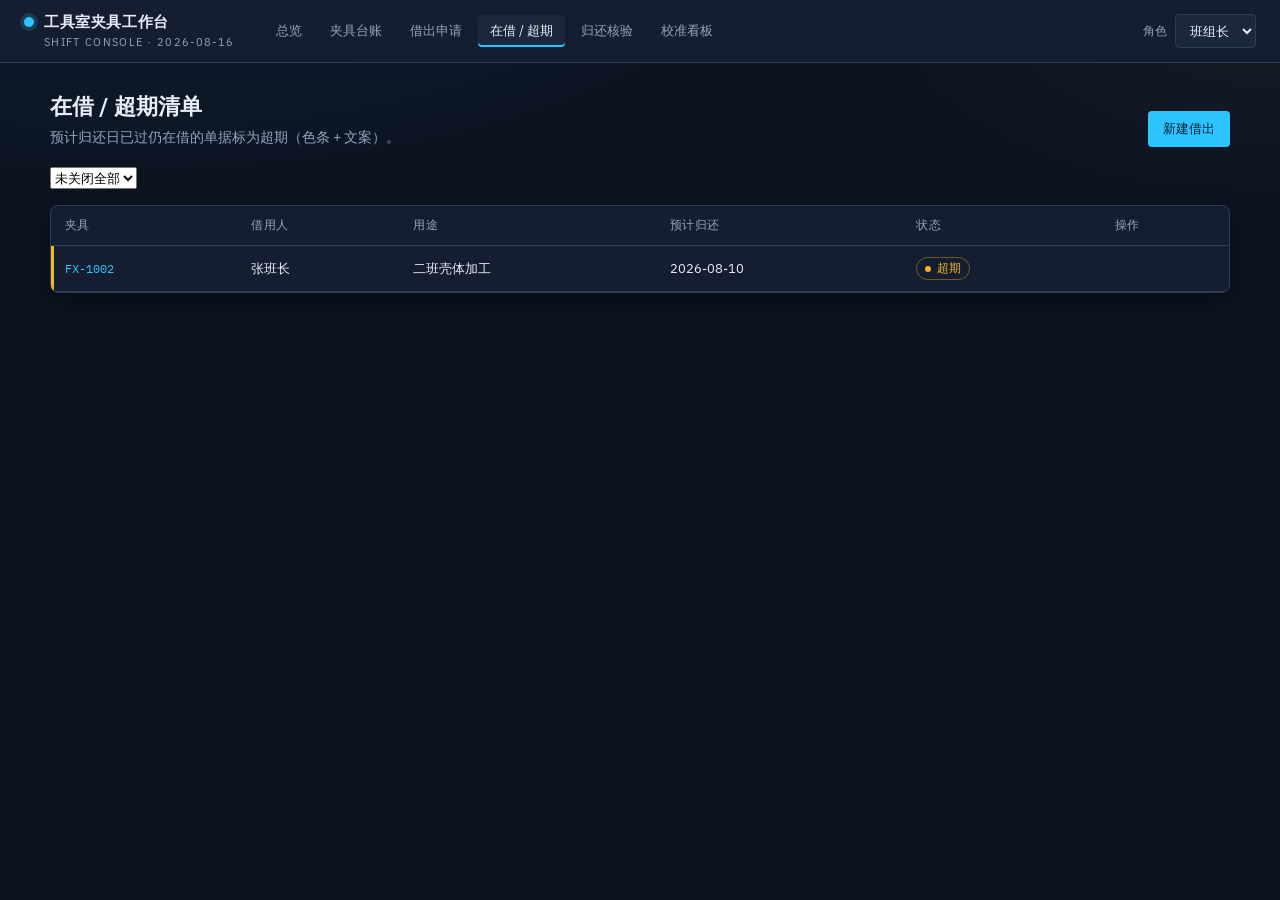
<file: designs/v0/checkout-list/index.html>
<!DOCTYPE html>
<html lang="zh-CN">
<head>
  <meta charset="UTF-8" />
  <meta name="viewport" content="width=device-width, initial-scale=1.0" />
  <title>在借 / 超期清单</title>
  <link rel="stylesheet" href="../styles/tokens.css" />
  <link rel="stylesheet" href="../styles/global.css" />
</head>
<body class="app-shell">
  <main class="page">
    <div class="page-header">
      <div>
        <h2>在借 / 超期清单</h2>
        <p>预计归还日已过仍在借的单据标为超期（色条 + 文案）。</p>
      </div>
      <a class="btn btn-primary" href="../checkout-form/index.html">新建借出</a>
    </div>
    <div class="toolbar">
      <select id="status">
        <option value="">未关闭全部</option>
        <option value="在借">在借</option>
        <option value="超期">超期</option>
      </select>
    </div>
    <div class="card table-wrap">
      <table class="data">
        <thead>
          <tr><th>夹具</th><th>借用人</th><th>用途</th><th>预计归还</th><th>状态</th><th>操作</th></tr>
        </thead>
        <tbody id="tbody"></tbody>
      </table>
    </div>
  </main>
  <script src="../mock/api.js"></script>
  <script src="../js/shell.js"></script>
  <script>
    AptShell.mount("checkout-list");
    const role = FixtureAPI.getRole();
    function render() {
      const rows = FixtureAPI.listCheckouts({ status: document.getElementById("status").value });
      const tb = document.getElementById("tbody");
      if (!rows.length) {
        tb.innerHTML = `<tr><td colspan="6" class="empty">当前无在借 / 超期单据</td></tr>`;
        return;
      }
      tb.innerHTML = rows.map((c) => {
        const flag = c.status === "超期" ? "row-flag" : "";
        const ret = role === "仓管" && c.status !== "已归还"
          ? `<a class="btn btn-ghost" href="../return-form/index.html?checkoutId=${c.id}">归还核验</a>`
          : "";
        return `<tr class="${flag}">
          <td><a class="code" href="../fixture-detail/index.html?id=${c.fixtureId}">${c.fixtureCode}</a></td>
          <td>${c.borrowerName}</td>
          <td>${c.purpose}</td>
          <td>${c.expectedReturnDate}</td>
          <td>${AptShell.badge(c.status)}</td>
          <td>${ret}</td>
        </tr>`;
      }).join("");
    }
    document.getElementById("status").onchange = render;
    render();
  </script>
</body>
</html>
</file>
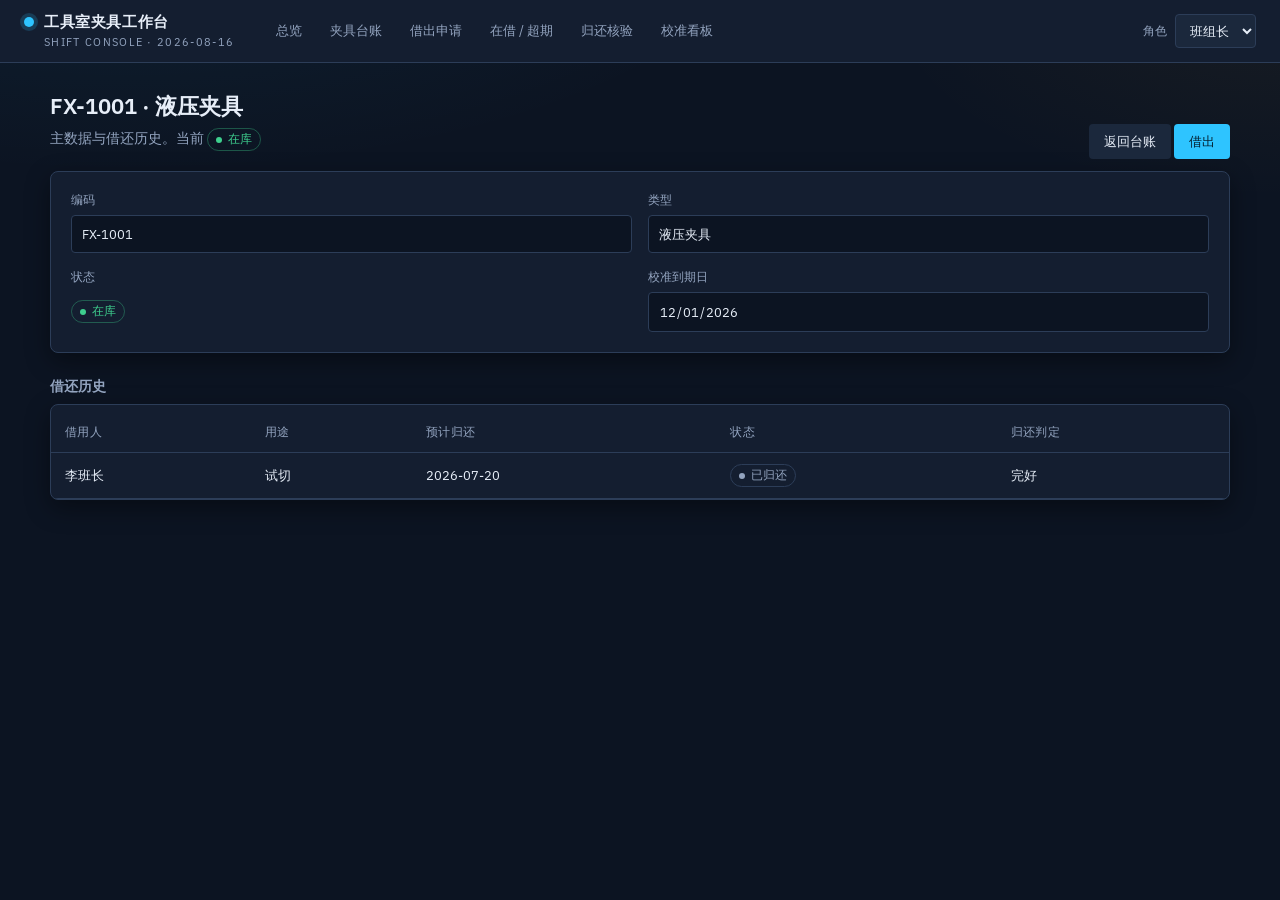
<file: designs/v0/fixture-detail/index.html>
<!DOCTYPE html>
<html lang="zh-CN">
<head>
  <meta charset="UTF-8" />
  <meta name="viewport" content="width=device-width, initial-scale=1.0" />
  <title>夹具详情</title>
  <link rel="stylesheet" href="../styles/tokens.css" />
  <link rel="stylesheet" href="../styles/global.css" />
</head>
<body class="app-shell">
  <main class="page" id="app"></main>
  <script src="../mock/api.js"></script>
  <script src="../js/shell.js"></script>
  <script>
    AptShell.mount("fixture-detail");
    const role = FixtureAPI.getRole();
    const id = AptShell.qs("id") || "fx-1001";
    const fx = FixtureAPI.getFixture(id);
    const app = document.getElementById("app");
    if (!fx) {
      app.innerHTML = `<div class="empty">夹具不存在</div>`;
    } else {
      const canEditDue = role !== "班组长";
      const canBorrow = role === "班组长" && fx.status === "在库";
      app.innerHTML = `
        <div class="page-header">
          <div>
            <h2>${fx.code} · ${fx.typeLabel}</h2>
            <p>主数据与借还历史。当前 ${AptShell.badge(fx.status)}</p>
          </div>
          <div>
            <a class="btn" href="../fixture-list/index.html">返回台账</a>
            ${canBorrow ? `<a class="btn btn-primary" href="../checkout-form/index.html?fixtureId=${fx.id}">借出</a>` : ""}
          </div>
        </div>
        <div id="msg"></div>
        <div class="card form-grid">
          <div class="field"><label>编码</label><input value="${fx.code}" disabled /></div>
          <div class="field"><label>类型</label><input value="${fx.typeLabel}" disabled /></div>
          <div class="field"><label>状态</label><div style="padding-top:8px">${AptShell.badge(fx.status)}</div></div>
          <div class="field"><label>校准到期日</label><input id="due" type="date" value="${fx.calibrationDueDate}" ${canEditDue ? "" : "disabled"} /></div>
          ${canEditDue ? `<div class="form-actions"><button class="btn btn-primary" id="saveDue">保存校准到期日</button></div>` : ""}
        </div>
        <h3 style="margin:24px 0 8px;font-size:14px;color:var(--apt-text-muted)">借还历史</h3>
        <div class="card table-wrap history">
          <table class="data">
            <thead><tr><th>借用人</th><th>用途</th><th>预计归还</th><th>状态</th><th>归还判定</th></tr></thead>
            <tbody>
              ${fx.history.length ? fx.history.map((h) => `<tr class="${h.status === "超期" ? "row-flag" : ""}">
                <td>${h.borrowerName}</td><td>${h.purpose}</td><td>${h.expectedReturnDate}</td>
                <td>${AptShell.badge(h.status)}</td><td>${h.returnCondition || "—"}</td>
              </tr>`).join("") : `<tr><td colspan="5" class="empty">暂无借还记录</td></tr>`}
            </tbody>
          </table>
        </div>`;
      const save = document.getElementById("saveDue");
      if (save) save.onclick = () => {
        const r = FixtureAPI.upsertFixture({ id: fx.id, code: fx.code, type: fx.type, calibrationDueDate: document.getElementById("due").value });
        document.getElementById("msg").innerHTML = `<div class="alert ${r.ok ? "alert-ok" : "alert-error"}">${r.ok ? "已保存并重算锁定" : r.error}</div>`;
        if (r.ok) setTimeout(() => location.reload(), 400);
      };
    }
  </script>
</body>
</html>
</file>
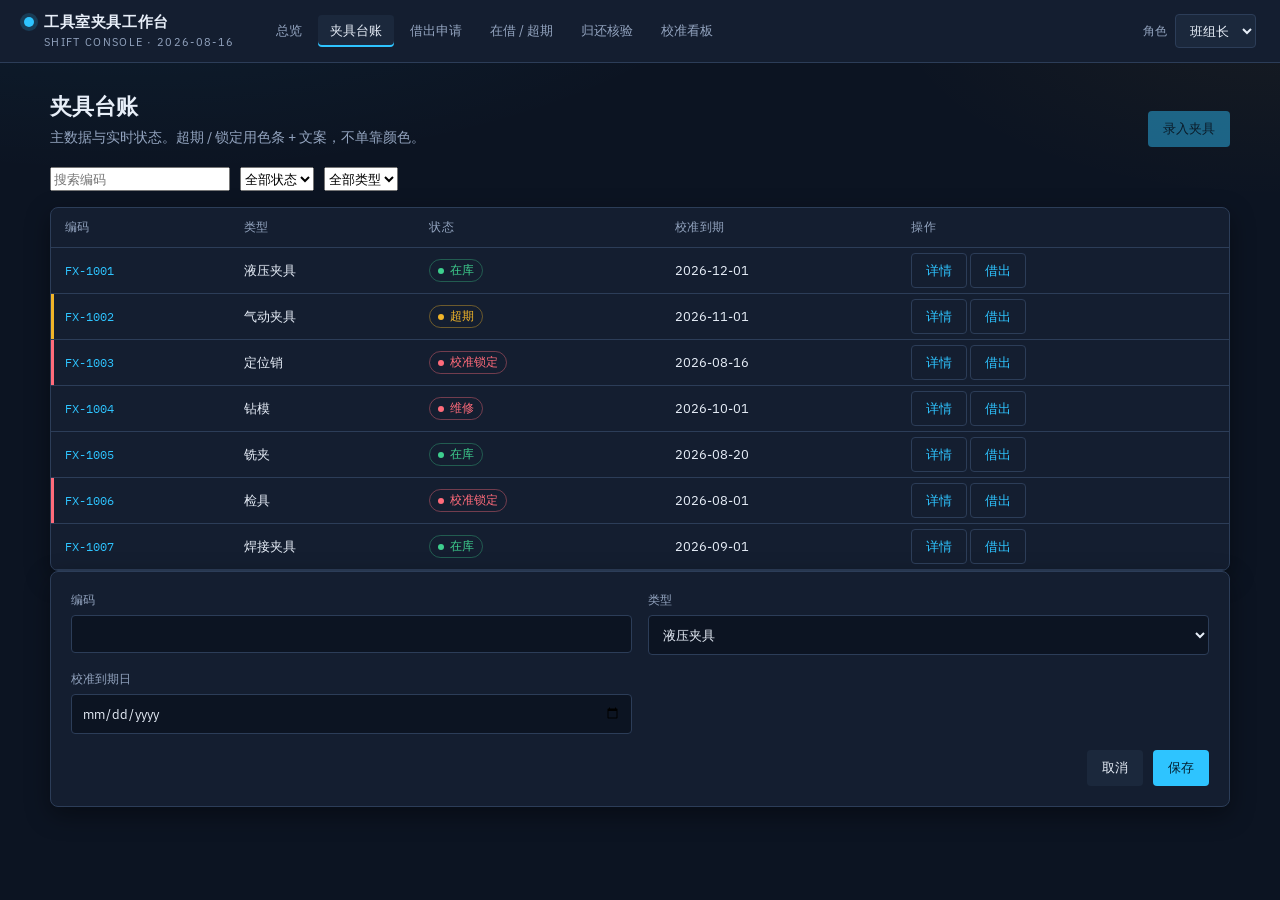
<file: designs/v0/fixture-list/index.html>
<!DOCTYPE html>
<html lang="zh-CN">
<head>
  <meta charset="UTF-8" />
  <meta name="viewport" content="width=device-width, initial-scale=1.0" />
  <title>夹具台账</title>
  <link rel="stylesheet" href="../styles/tokens.css" />
  <link rel="stylesheet" href="../styles/global.css" />
</head>
<body class="app-shell">
  <main class="page">
    <div class="page-header">
      <div>
        <h2>夹具台账</h2>
        <p>主数据与实时状态。超期 / 锁定用色条 + 文案，不单靠颜色。</p>
      </div>
      <button class="btn btn-primary" id="addBtn">录入夹具</button>
    </div>
    <div id="msg"></div>
    <div class="toolbar">
      <input id="q" placeholder="搜索编码" />
      <select id="status">
        <option value="">全部状态</option>
        <option>在库</option><option>在借</option><option>超期</option><option>维修</option><option>校准锁定</option>
      </select>
      <select id="type">
        <option value="">全部类型</option>
      </select>
    </div>
    <div class="card table-wrap">
      <table class="data">
        <thead>
          <tr><th>编码</th><th>类型</th><th>状态</th><th>校准到期</th><th>操作</th></tr>
        </thead>
        <tbody id="tbody"></tbody>
      </table>
    </div>
    <div class="card form-grid" id="editor" hidden>
      <div class="field"><label>编码</label><input id="f-code" /></div>
      <div class="field"><label>类型</label><select id="f-type"></select></div>
      <div class="field"><label>校准到期日</label><input id="f-due" type="date" /></div>
      <div class="form-actions">
        <button class="btn" id="cancelAdd">取消</button>
        <button class="btn btn-primary" id="saveAdd">保存</button>
      </div>
    </div>
  </main>
  <script src="../mock/api.js"></script>
  <script src="../js/shell.js"></script>
  <script>
    AptShell.mount("fixture-list");
    const role = FixtureAPI.getRole();
    const typeSel = document.getElementById("type");
    const fType = document.getElementById("f-type");
    FixtureAPI.TYPES.forEach((t) => {
      typeSel.insertAdjacentHTML("beforeend", `<option value="${t.value}">${t.label}</option>`);
      fType.insertAdjacentHTML("beforeend", `<option value="${t.value}">${t.label}</option>`);
    });
    document.getElementById("addBtn").disabled = role === "班组长";

    function flash(html, cls) {
      document.getElementById("msg").innerHTML = html ? `<div class="alert ${cls}">${html}</div>` : "";
    }

    function render() {
      const rows = FixtureAPI.listFixtures({
        q: document.getElementById("q").value,
        status: document.getElementById("status").value,
        type: document.getElementById("type").value,
      });
      const tb = document.getElementById("tbody");
      if (!rows.length) {
        tb.innerHTML = `<tr><td colspan="5" class="empty">无匹配夹具</td></tr>`;
        return;
      }
      tb.innerHTML = rows.map((fx) => {
        const flag = fx.status === "超期" ? "row-flag" : fx.status === "校准锁定" ? "row-lock" : "";
        const borrow = role === "班组长"
          ? `<a class="btn btn-ghost" href="../checkout-form/index.html?fixtureId=${fx.id}">借出</a>`
          : "";
        const restore = role === "仓管" && fx.status === "维修"
          ? `<button class="btn" data-restore="${fx.id}">改回在库</button>`
          : "";
        return `<tr class="${flag}">
          <td class="code">${fx.code}</td>
          <td>${fx.typeLabel}</td>
          <td>${AptShell.badge(fx.status)}</td>
          <td>${fx.calibrationDueDate}</td>
          <td><a class="btn btn-ghost" href="../fixture-detail/index.html?id=${fx.id}">详情</a> ${borrow} ${restore}</td>
        </tr>`;
      }).join("");
    }

    ["q", "status", "type"].forEach((id) => {
      document.getElementById(id).addEventListener("input", render);
      document.getElementById(id).addEventListener("change", render);
    });
    document.getElementById("tbody").addEventListener("click", (e) => {
      const id = e.target.getAttribute("data-restore");
      if (!id) return;
      if (!confirm("确认将该夹具从维修改回在库？")) return;
      const r = FixtureAPI.restoreFromRepair(id);
      flash(r.ok ? "已改回在库" : r.error, r.ok ? "alert-ok" : "alert-error");
      render();
    });
    document.getElementById("addBtn").onclick = () => {
      if (role === "班组长") {
        flash("班组长不能维护夹具主数据或校准到期日。", "alert-error");
        return;
      }
      document.getElementById("editor").hidden = false;
    };
    document.getElementById("cancelAdd").onclick = () => {
      document.getElementById("editor").hidden = true;
    };
    document.getElementById("saveAdd").onclick = () => {
      const r = FixtureAPI.upsertFixture({
        code: document.getElementById("f-code").value,
        type: document.getElementById("f-type").value,
        calibrationDueDate: document.getElementById("f-due").value,
      });
      flash(r.ok ? "已录入 " + r.fixture.code : r.error, r.ok ? "alert-ok" : "alert-error");
      if (r.ok) {
        document.getElementById("editor").hidden = true;
        render();
      }
    };
    render();
  </script>
</body>
</html>
</file>
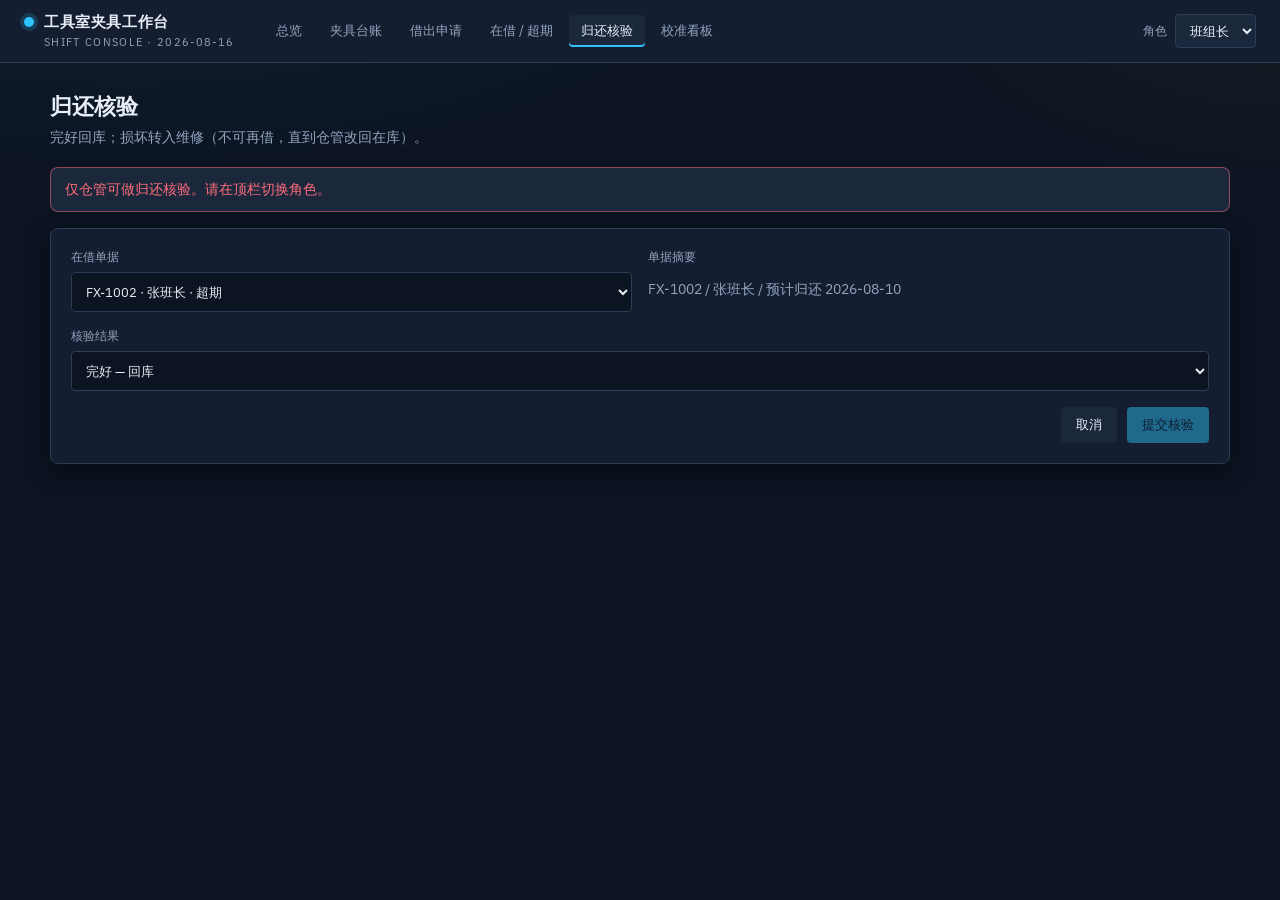
<file: designs/v0/return-form/index.html>
<!DOCTYPE html>
<html lang="zh-CN">
<head>
  <meta charset="UTF-8" />
  <meta name="viewport" content="width=device-width, initial-scale=1.0" />
  <title>归还核验</title>
  <link rel="stylesheet" href="../styles/tokens.css" />
  <link rel="stylesheet" href="../styles/global.css" />
</head>
<body class="app-shell">
  <main class="page">
    <div class="page-header">
      <div>
        <h2>归还核验</h2>
        <p>完好回库；损坏转入维修（不可再借，直到仓管改回在库）。</p>
      </div>
    </div>
    <div id="msg"></div>
    <form class="card form-grid" id="form">
      <div class="field">
        <label>在借单据</label>
        <select id="checkoutId" required></select>
      </div>
      <div class="field">
        <label>单据摘要</label>
        <div id="hint" class="muted" style="padding-top:8px">选择单据后显示</div>
      </div>
      <div class="field span-2">
        <label>核验结果</label>
        <select id="condition" required>
          <option value="完好">完好 — 回库</option>
          <option value="损坏">损坏 — 转入维修</option>
        </select>
      </div>
      <div class="form-actions">
        <a class="btn" href="../checkout-list/index.html">取消</a>
        <button class="btn btn-primary" type="submit" id="submitBtn">提交核验</button>
      </div>
    </form>
  </main>
  <script src="../mock/api.js"></script>
  <script src="../js/shell.js"></script>
  <script>
    AptShell.mount("return-form");
    const role = FixtureAPI.getRole();
    const msg = document.getElementById("msg");
    const sel = document.getElementById("checkoutId");
    const open = FixtureAPI.listCheckouts({});
    const pre = AptShell.qs("checkoutId");
    if (!open.length) {
      sel.innerHTML = `<option value="">无待核验单据</option>`;
    } else {
      sel.innerHTML = open.map((c) =>
        `<option value="${c.id}" ${c.id === pre ? "selected" : ""}>${c.fixtureCode} · ${c.borrowerName} · ${c.status}</option>`
      ).join("");
    }
    function refreshHint() {
      const c = open.find((x) => x.id === sel.value);
      document.getElementById("hint").textContent = c
        ? c.fixtureCode + " / " + c.borrowerName + " / 预计归还 " + c.expectedReturnDate
        : "无单据";
    }
    sel.addEventListener("change", refreshHint);
    refreshHint();

    if (role !== "仓管") {
      msg.innerHTML = `<div class="alert alert-error">仅仓管可做归还核验。请在顶栏切换角色。</div>`;
      document.getElementById("submitBtn").disabled = true;
    }

    document.getElementById("form").onsubmit = (e) => {
      e.preventDefault();
      const condition = document.getElementById("condition").value;
      const confirmText = condition === "损坏"
        ? "确认损坏并转入维修？维修态不可再借。"
        : "确认完好归还并回库？";
      if (!confirm(confirmText)) return;
      const r = FixtureAPI.returnCheckout({ checkoutId: sel.value, condition });
      msg.innerHTML = `<div class="alert ${r.ok ? "alert-ok" : "alert-error"}">${r.ok ? (condition === "损坏" ? "已转入维修" : "已回库") : r.error}</div>`;
      if (r.ok) setTimeout(() => location.href = "../checkout-list/index.html", 600);
    };
  </script>
</body>
</html>
</file>
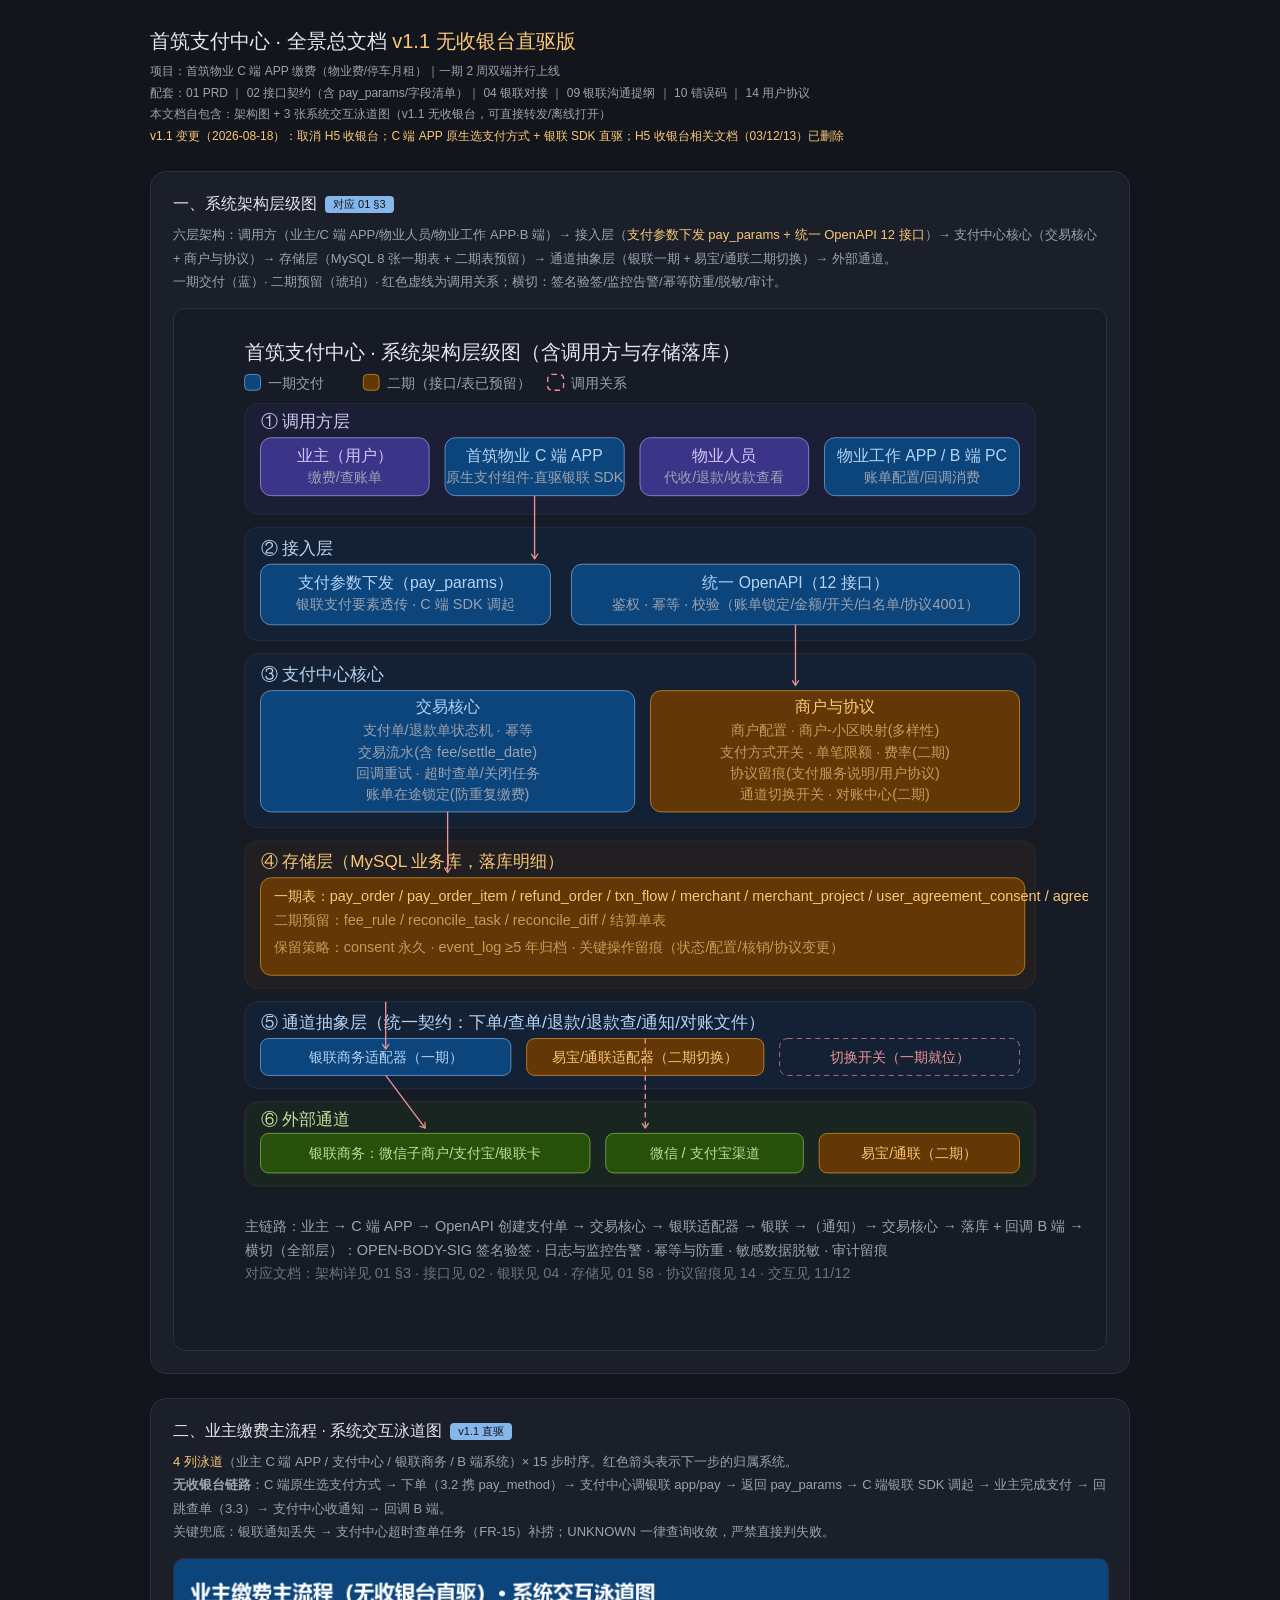
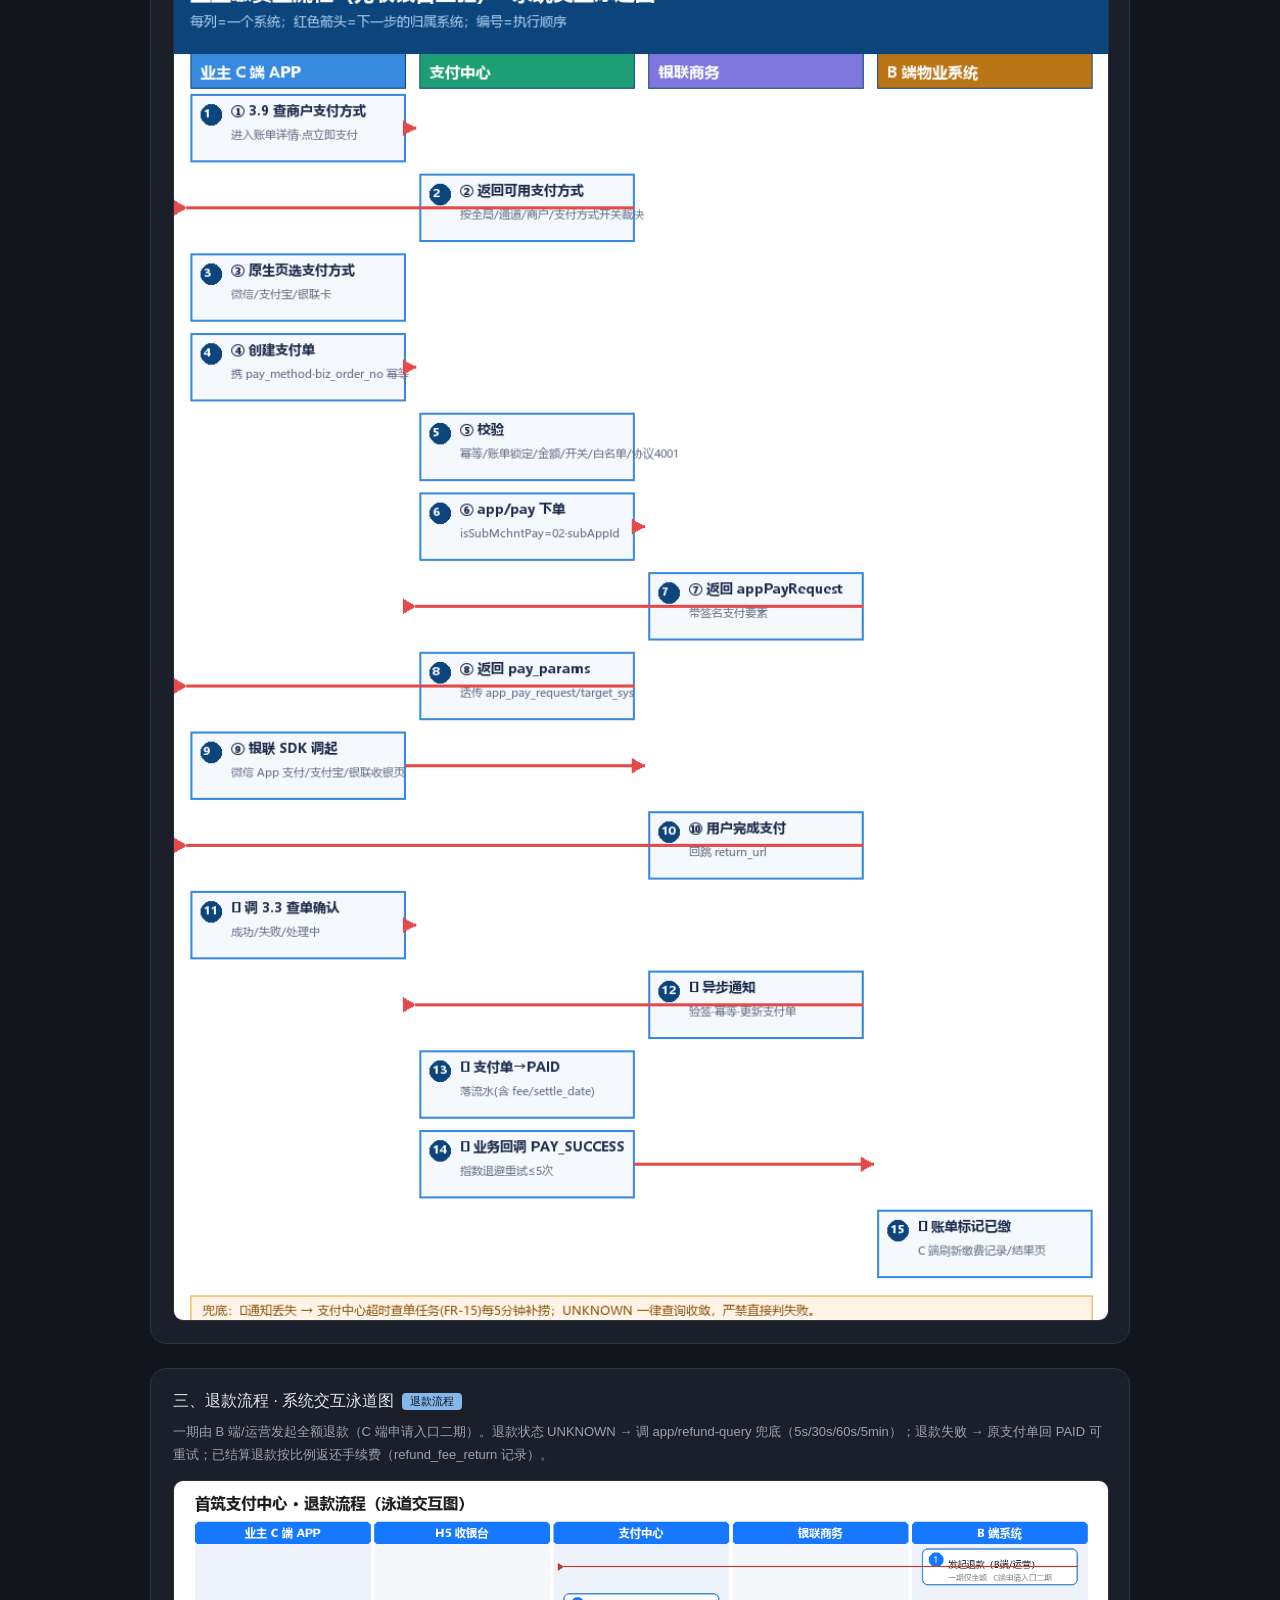
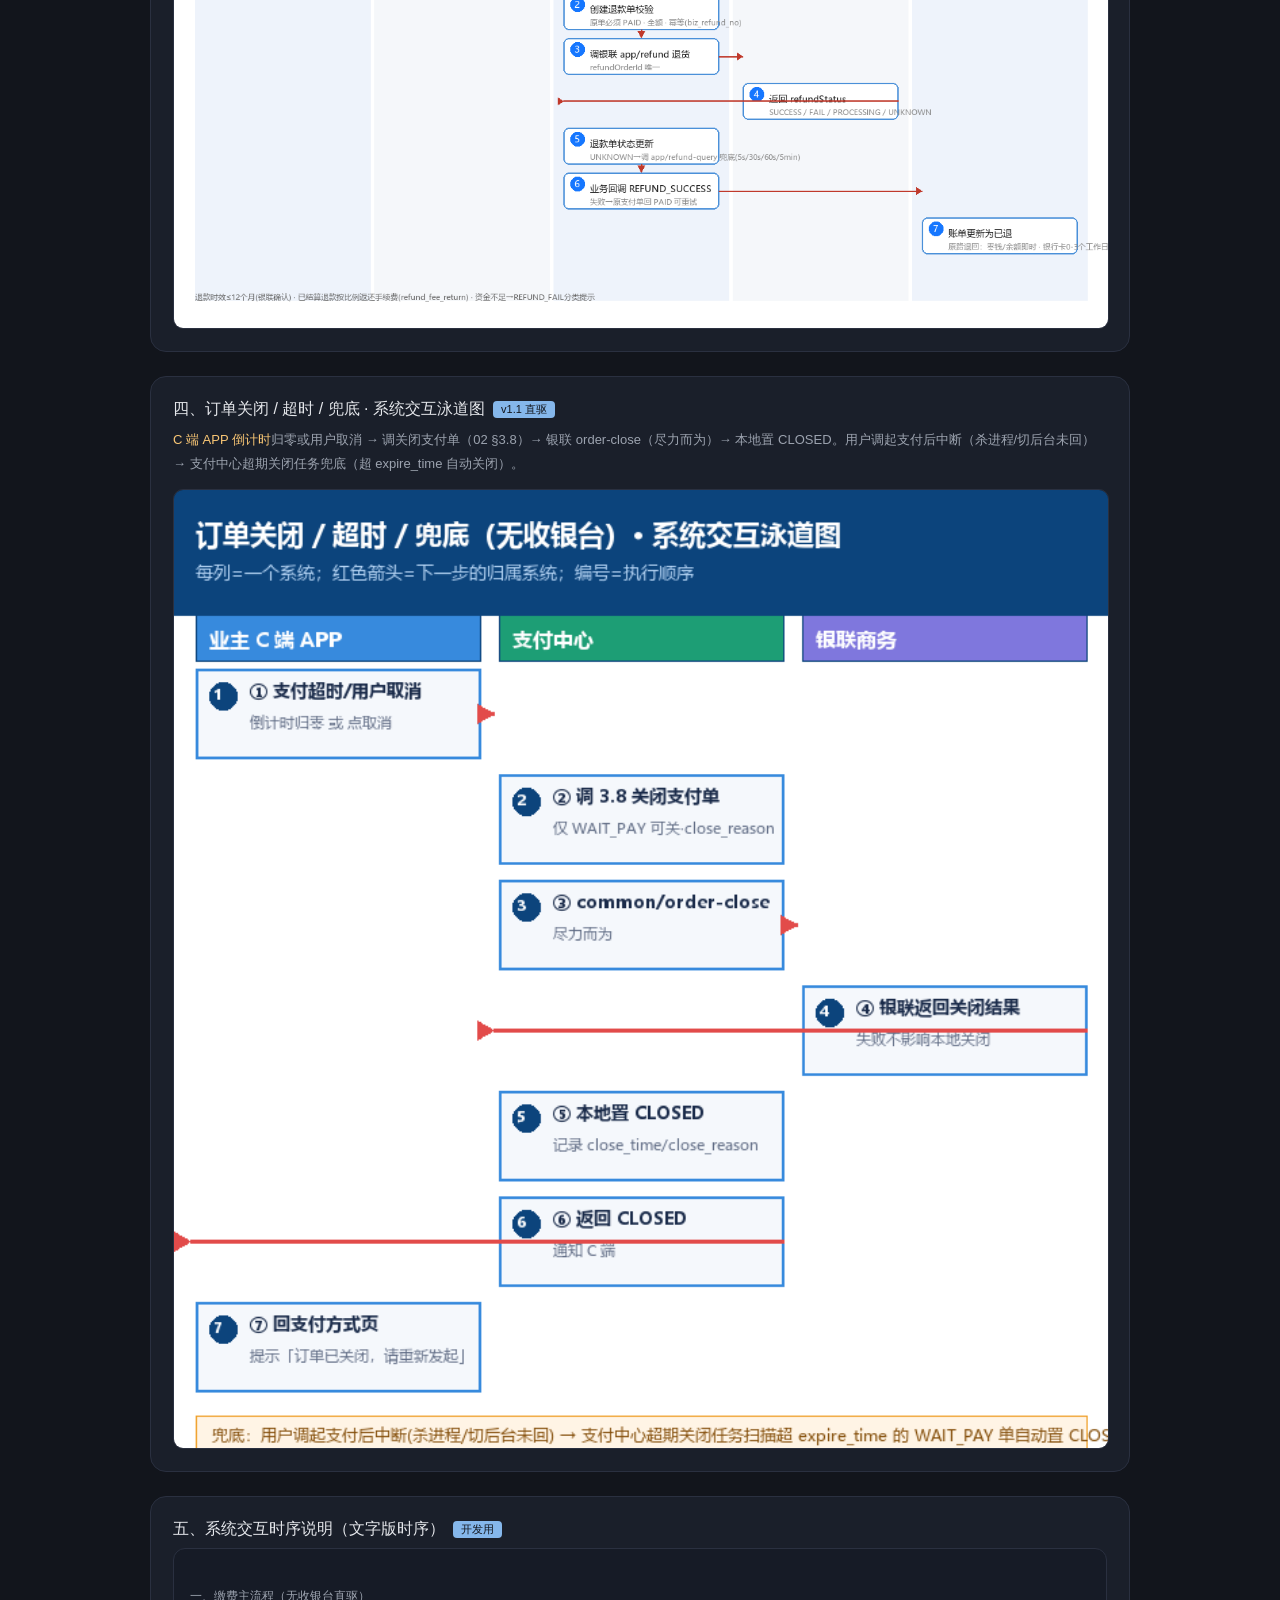
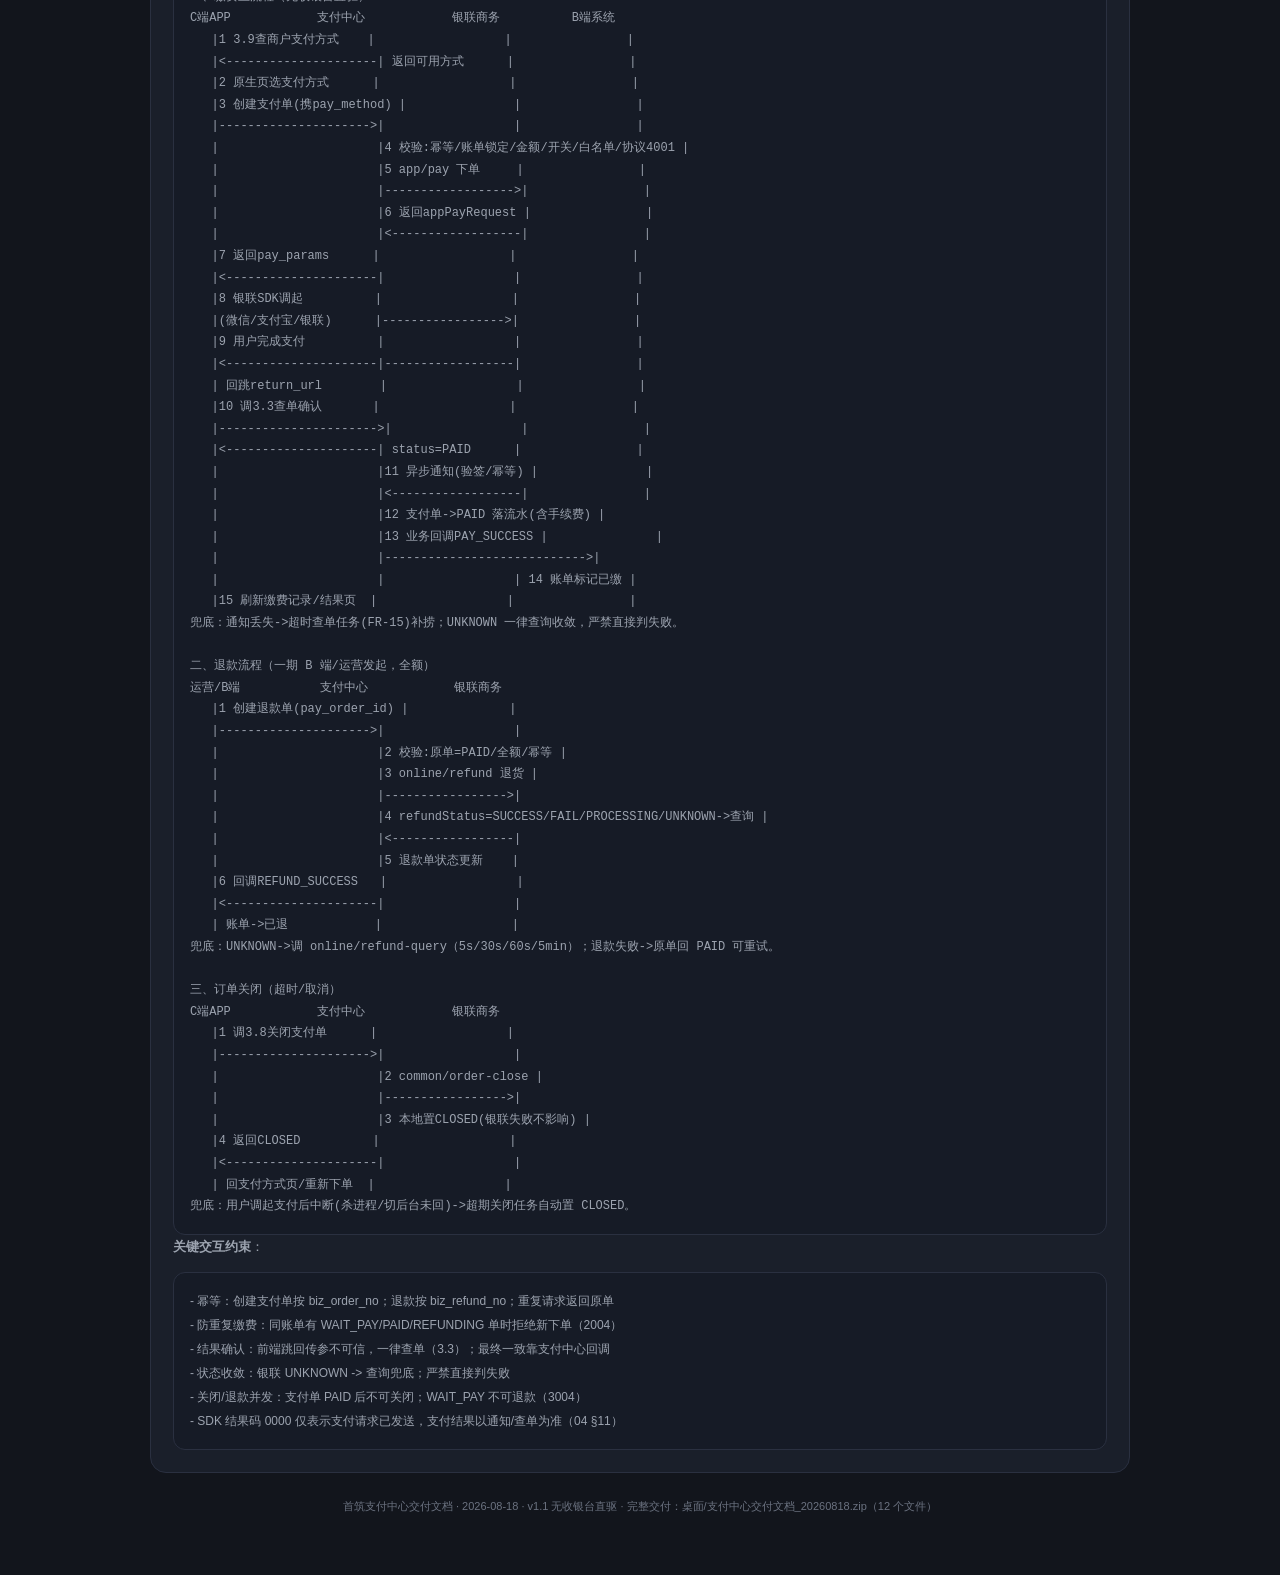
<file: paycenter/19-支付中心全景总文档.html>
<!DOCTYPE html><html lang="zh-CN"><head><meta charset="UTF-8"><meta name="viewport" content="width=device-width, initial-scale=1.0"><title>首筑支付中心 · 全景总文档（v1.1 无收银台直驱）</title><style>body{margin:0;background:#12151c;padding:28px 20px;font-family:-apple-system,"PingFang SC","Microsoft YaHei",sans-serif;color:#e5e7eb}.wrap{max-width:980px;margin:0 auto}h1{font-size:20px;font-weight:500;margin:0 0 6px}.meta{font-size:12px;color:#9ca3af;margin-bottom:24px;line-height:1.8}.section{background:#1a1f2a;border:1px solid #2a3040;border-radius:16px;padding:22px;margin-bottom:24px}.section h2{font-size:16px;font-weight:500;margin:0 0 8px;display:flex;align-items:center;gap:8px}.section h2 .tag{font-size:11px;color:#12151c;background:#85b7eb;border-radius:4px;padding:1px 8px}.section p{font-size:13px;color:#9ca3af;line-height:1.8;margin:0 0 14px}.section img{width:100%;border-radius:10px;border:1px solid #2a3040;display:block}.card{background:#161b26;border:1px solid #2a3040;border-radius:12px;padding:18px}.foot{font-size:11px;color:#6b7280;text-align:center;margin:8px 0 30px;line-height:1.8}.ref{font-size:12px;color:#6b7280;margin-top:12px;line-height:1.7}.chg{color:#fac775}</style></head><body><div class="wrap"><h1>首筑支付中心 · 全景总文档 <span class="chg">v1.1 无收银台直驱版</span></h1><div class="meta">项目：首筑物业 C 端 APP 缴费（物业费/停车月租）｜一期 2 周双端并行上线<br>配套：01 PRD ｜ 02 接口契约（含 pay_params/字段清单）｜ 04 银联对接 ｜ 09 银联沟通提纲 ｜ 10 错误码 ｜ 14 用户协议<br>本文档自包含：架构图 + 3 张系统交互泳道图（v1.1 无收银台，可直接转发/离线打开）<br><span class="chg">v1.1 变更（2026-08-18）：取消 H5 收银台；C 端 APP 原生选支付方式 + 银联 SDK 直驱；H5 收银台相关文档（03/12/13）已删除</span></div><div class="section"><h2>一、系统架构层级图 <span class="tag">对应 01 §3</span></h2><p>六层架构：调用方（业主/C 端 APP/物业人员/物业工作 APP·B 端）→ 接入层（<span class="chg">支付参数下发 pay_params + 统一 OpenAPI 12 接口</span>）→ 支付中心核心（交易核心 + 商户与协议）→ 存储层（MySQL 8 张一期表 + 二期表预留）→ 通道抽象层（银联一期 + 易宝/通联二期切换）→ 外部通道。<br>一期交付（蓝）· 二期预留（琥珀）· 红色虚线为调用关系；横切：签名验签/监控告警/幂等防重/脱敏/审计。</p><div class="card"><svg viewBox="0 0 680 760" width="100%" role="img" xmlns="http://www.w3.org/2000/svg">
<title>首筑支付中心系统架构层级图</title>
<desc>六层架构：调用方、接入层、支付中心核心、存储层、通道抽象、外部通道，含一期二期标注</desc>
<defs>
<marker id="arrow" viewBox="0 0 10 10" refX="8" refY="5" markerWidth="6" markerHeight="6" orient="auto-start-reverse">
<path d="M2 1L8 5L2 9" fill="none" stroke="context-stroke" stroke-width="1.5" stroke-linecap="round" stroke-linejoin="round"/>
</marker>
</defs>
<text x="40" y="24" fill="#E5E7EB" font-size="15" font-weight="500" font-family="sans-serif">首筑支付中心 · 系统架构层级图（含调用方与存储落库）</text>
<g font-family="sans-serif" font-size="11" fill="#9CA3AF">
<rect x="40" y="36" width="12" height="12" rx="3" fill="#0C447C" stroke="#85B7EB" stroke-width="0.5"/><text x="58" y="46">一期交付</text>
<rect x="130" y="36" width="12" height="12" rx="3" fill="#633806" stroke="#EF9F27" stroke-width="0.5"/><text x="148" y="46">二期（接口/表已预留）</text>
<rect x="270" y="36" width="12" height="12" rx="3" fill="none" stroke="#F09595" stroke-width="1" stroke-dasharray="4 3"/><text x="288" y="46">调用关系</text>
</g>
<g font-family="sans-serif">
<rect x="40" y="58" width="600" height="84" rx="10" fill="#3C3489" opacity="0.15" stroke="#AFA9EC" stroke-width="0.5"/>
<text x="52" y="76" fill="#CECBF6" font-size="13" font-weight="500">① 调用方层</text>
<rect x="52" y="84" width="128" height="44" rx="8" fill="#3C3489" stroke="#AFA9EC" stroke-width="0.5"/>
<text x="116" y="102" text-anchor="middle" fill="#CECBF6" font-size="12">业主（用户）</text>
<text x="116" y="118" text-anchor="middle" fill="#9CA3AF" font-size="11">缴费/查账单</text>
<rect x="192" y="84" width="136" height="44" rx="8" fill="#0C447C" stroke="#85B7EB" stroke-width="0.5"/>
<text x="260" y="102" text-anchor="middle" fill="#B5D4F4" font-size="12">首筑物业 C 端 APP</text>
<text x="260" y="118" text-anchor="middle" fill="#9CA3AF" font-size="11">原生支付组件·直驱银联 SDK</text>
<rect x="340" y="84" width="128" height="44" rx="8" fill="#3C3489" stroke="#AFA9EC" stroke-width="0.5"/>
<text x="404" y="102" text-anchor="middle" fill="#CECBF6" font-size="12">物业人员</text>
<text x="404" y="118" text-anchor="middle" fill="#9CA3AF" font-size="11">代收/退款/收款查看</text>
<rect x="480" y="84" width="148" height="44" rx="8" fill="#0C447C" stroke="#85B7EB" stroke-width="0.5"/>
<text x="554" y="102" text-anchor="middle" fill="#B5D4F4" font-size="12">物业工作 APP / B 端 PC</text>
<text x="554" y="118" text-anchor="middle" fill="#9CA3AF" font-size="11">账单配置/回调消费</text>
</g>
<g font-family="sans-serif">
<rect x="40" y="152" width="600" height="86" rx="10" fill="#0C447C" opacity="0.16" stroke="#85B7EB" stroke-width="0.5"/>
<text x="52" y="172" fill="#B5D4F4" font-size="13" font-weight="500">② 接入层</text>
<rect x="52" y="180" width="220" height="46" rx="8" fill="#0C447C" stroke="#85B7EB" stroke-width="0.5"/>
<text x="162" y="198" text-anchor="middle" fill="#B5D4F4" font-size="12">支付参数下发（pay_params）</text>
<text x="162" y="214" text-anchor="middle" fill="#9CA3AF" font-size="11">银联支付要素透传 · C 端 SDK 调起</text>
<rect x="288" y="180" width="340" height="46" rx="8" fill="#0C447C" stroke="#85B7EB" stroke-width="0.5"/>
<text x="458" y="198" text-anchor="middle" fill="#B5D4F4" font-size="12">统一 OpenAPI（12 接口）</text>
<text x="458" y="214" text-anchor="middle" fill="#9CA3AF" font-size="11">鉴权 · 幂等 · 校验（账单锁定/金额/开关/白名单/协议4001）</text>
</g>
<g font-family="sans-serif">
<rect x="40" y="248" width="600" height="132" rx="10" fill="#0C447C" opacity="0.16" stroke="#85B7EB" stroke-width="0.5"/>
<text x="52" y="268" fill="#B5D4F4" font-size="13" font-weight="500">③ 支付中心核心</text>
<rect x="52" y="276" width="284" height="92" rx="8" fill="#0C447C" stroke="#85B7EB" stroke-width="0.5"/>
<text x="194" y="292" text-anchor="middle" fill="#B5D4F4" font-size="12">交易核心</text>
<text x="194" y="310" text-anchor="middle" fill="#9CA3AF" font-size="11">支付单/退款单状态机 · 幂等</text>
<text x="194" y="326" text-anchor="middle" fill="#9CA3AF" font-size="11">交易流水(含 fee/settle_date)</text>
<text x="194" y="342" text-anchor="middle" fill="#9CA3AF" font-size="11">回调重试 · 超时查单/关闭任务</text>
<text x="194" y="358" text-anchor="middle" fill="#9CA3AF" font-size="11">账单在途锁定(防重复缴费)</text>
<rect x="348" y="276" width="280" height="92" rx="8" fill="#633806" stroke="#EF9F27" stroke-width="0.5"/>
<text x="488" y="292" text-anchor="middle" fill="#FAC775" font-size="12">商户与协议</text>
<text x="488" y="310" text-anchor="middle" fill="#C79A5A" font-size="11">商户配置 · 商户-小区映射(多样性)</text>
<text x="488" y="326" text-anchor="middle" fill="#C79A5A" font-size="11">支付方式开关 · 单笔限额 · 费率(二期)</text>
<text x="488" y="342" text-anchor="middle" fill="#C79A5A" font-size="11">协议留痕(支付服务说明/用户协议)</text>
<text x="488" y="358" text-anchor="middle" fill="#C79A5A" font-size="11">通道切换开关 · 对账中心(二期)</text>
</g>
<g font-family="sans-serif">
<rect x="40" y="390" width="600" height="112" rx="10" fill="#633806" opacity="0.14" stroke="#EF9F27" stroke-width="0.5"/>
<text x="52" y="410" fill="#FAC775" font-size="13" font-weight="500">④ 存储层（MySQL 业务库，落库明细）</text>
<rect x="52" y="418" width="580" height="74" rx="8" fill="#633806" stroke="#EF9F27" stroke-width="0.5"/>
<text x="62" y="436" fill="#FAC775" font-size="11">一期表：pay_order / pay_order_item / refund_order / txn_flow / merchant / merchant_project / user_agreement_consent / agreement_event_log</text>
<text x="62" y="454" fill="#C79A5A" font-size="11">二期预留：fee_rule / reconcile_task / reconcile_diff / 结算单表</text>
<text x="62" y="474" fill="#C79A5A" font-size="11">保留策略：consent 永久 · event_log ≥5 年归档 · 关键操作留痕（状态/配置/核销/协议变更）</text>
</g>
<g font-family="sans-serif">
<rect x="40" y="512" width="600" height="66" rx="10" fill="#0C447C" opacity="0.16" stroke="#85B7EB" stroke-width="0.5"/>
<text x="52" y="532" fill="#B5D4F4" font-size="13" font-weight="500">⑤ 通道抽象层（统一契约：下单/查单/退款/退款查/通知/对账文件）</text>
<rect x="52" y="540" width="190" height="28" rx="6" fill="#0C447C" stroke="#85B7EB" stroke-width="0.5"/>
<text x="147" y="558" text-anchor="middle" fill="#B5D4F4" font-size="11">银联商务适配器（一期）</text>
<rect x="254" y="540" width="180" height="28" rx="6" fill="#633806" stroke="#EF9F27" stroke-width="0.5"/>
<text x="344" y="558" text-anchor="middle" fill="#FAC775" font-size="11">易宝/通联适配器（二期切换）</text>
<rect x="446" y="540" width="182" height="28" rx="6" fill="none" stroke="#F09595" stroke-width="0.5" stroke-dasharray="4 3"/>
<text x="537" y="558" text-anchor="middle" fill="#F09595" font-size="11">切换开关（一期就位）</text>
</g>
<g font-family="sans-serif">
<rect x="40" y="588" width="600" height="64" rx="10" fill="#27500A" opacity="0.2" stroke="#97C459" stroke-width="0.5"/>
<text x="52" y="606" fill="#C0DD97" font-size="13" font-weight="500">⑥ 外部通道</text>
<rect x="52" y="612" width="250" height="30" rx="6" fill="#27500A" stroke="#97C459" stroke-width="0.5"/>
<text x="177" y="631" text-anchor="middle" fill="#C0DD97" font-size="11">银联商务：微信子商户/支付宝/银联卡</text>
<rect x="314" y="612" width="150" height="30" rx="6" fill="#27500A" stroke="#97C459" stroke-width="0.5"/>
<text x="389" y="631" text-anchor="middle" fill="#C0DD97" font-size="11">微信 / 支付宝渠道</text>
<rect x="476" y="612" width="152" height="30" rx="6" fill="#633806" stroke="#EF9F27" stroke-width="0.5"/>
<text x="552" y="631" text-anchor="middle" fill="#FAC775" font-size="11">易宝/通联（二期）</text>
</g>
<g font-family="sans-serif" stroke="#F09595" stroke-width="1">
<line x1="260" y1="128" x2="260" y2="176" marker-end="url(#arrow)"/>
<line x1="458" y1="226" x2="458" y2="272" marker-end="url(#arrow)"/>
<line x1="194" y1="368" x2="194" y2="414" marker-end="url(#arrow)"/>
<line x1="147" y1="512" x2="147" y2="548" marker-end="url(#arrow)"/>
<line x1="147" y1="568" x2="177" y2="608" marker-end="url(#arrow)"/>
<line x1="344" y1="540" x2="344" y2="608" stroke-dasharray="4 3" marker-end="url(#arrow)"/>
</g>
<text x="40" y="686" fill="#9CA3AF" font-size="11" font-family="sans-serif">主链路：业主 → C 端 APP → OpenAPI 创建支付单 → 交易核心 → 银联适配器 → 银联 →（通知）→ 交易核心 → 落库 + 回调 B 端 → 账单已缴</text>
<text x="40" y="704" fill="#9CA3AF" font-size="11" font-family="sans-serif">横切（全部层）：OPEN-BODY-SIG 签名验签 · 日志与监控告警 · 幂等与防重 · 敏感数据脱敏 · 审计留痕</text>
<text x="40" y="722" fill="#6B7280" font-size="11" font-family="sans-serif">对应文档：架构详见 01 §3 · 接口见 02 · 银联见 04 · 存储见 01 §8 · 协议留痕见 14 · 交互见 11/12</text>
</svg></div></div><div class="section"><h2>二、业主缴费主流程 · 系统交互泳道图 <span class="tag">v1.1 直驱</span></h2><p><span class="chg">4 列泳道</span>（业主 C 端 APP / 支付中心 / 银联商务 / B 端系统）× 15 步时序。红色箭头表示下一步的归属系统。<br><strong>无收银台链路</strong>：C 端原生选支付方式 → 下单（3.2 携 pay_method）→ 支付中心调银联 app/pay → 返回 pay_params → C 端银联 SDK 调起 → 业主完成支付 → 回跳查单（3.3）→ 支付中心收通知 → 回调 B 端。<br>关键兜底：银联通知丢失 → 支付中心超时查单任务（FR-15）补捞；UNKNOWN 一律查询收敛，严禁直接判失败。</p><img src="[data-uri]" alt="缴费主流程泳道图"></div><div class="section"><h2>三、退款流程 · 系统交互泳道图 <span class="tag">退款流程</span></h2><p>一期由 B 端/运营发起全额退款（C 端申请入口二期）。退款状态 UNKNOWN → 调 app/refund-query 兜底（5s/30s/60s/5min）；退款失败 → 原支付单回 PAID 可重试；已结算退款按比例返还手续费（refund_fee_return 记录）。</p><img src="[data-uri]" alt="退款流程泳道图"></div><div class="section"><h2>四、订单关闭 / 超时 / 兜底 · 系统交互泳道图 <span class="tag">v1.1 直驱</span></h2><p><span class="chg">C 端 APP 倒计时</span>归零或用户取消 → 调关闭支付单（02 §3.8）→ 银联 order-close（尽力而为）→ 本地置 CLOSED。用户调起支付后中断（杀进程/切后台未回）→ 支付中心超期关闭任务兜底（超 expire_time 自动关闭）。</p><img src="[data-uri]" alt="订单关闭与兜底泳道图"></div><div class="section"><h2>五、系统交互时序说明（文字版时序）<span class="tag">开发用</span></h2>
<div style="background:#161b26;border:1px solid #2a3040;border-radius:12px;padding:16px;font-family:Consolas,monospace;font-size:12px;color:#9ca3af;line-height:1.8;white-space:pre;overflow-x:auto">
一、缴费主流程（无收银台直驱）
C端APP            支付中心            银联商务          B端系统
   |1 3.9查商户支付方式    |                  |                |
   |<---------------------| 返回可用方式      |                |
   |2 原生页选支付方式      |                  |                |
   |3 创建支付单(携pay_method) |               |                |
   |--------------------->|                  |                |
   |                      |4 校验:幂等/账单锁定/金额/开关/白名单/协议4001 |
   |                      |5 app/pay 下单     |                |
   |                      |------------------>|                |
   |                      |6 返回appPayRequest |                |
   |                      |<------------------|                |
   |7 返回pay_params      |                  |                |
   |<---------------------|                  |                |
   |8 银联SDK调起          |                  |                |
   |(微信/支付宝/银联)      |----------------->|                |
   |9 用户完成支付          |                  |                |
   |<---------------------|------------------|                |
   | 回跳return_url        |                  |                |
   |10 调3.3查单确认       |                  |                |
   |---------------------->|                  |                |
   |<---------------------| status=PAID      |                |
   |                      |11 异步通知(验签/幂等) |               |
   |                      |<------------------|                |
   |                      |12 支付单->PAID 落流水(含手续费) |
   |                      |13 业务回调PAY_SUCCESS |               |
   |                      |---------------------------->|
   |                      |                  | 14 账单标记已缴 |
   |15 刷新缴费记录/结果页  |                  |                |
兜底：通知丢失->超时查单任务(FR-15)补捞；UNKNOWN 一律查询收敛，严禁直接判失败。

二、退款流程（一期 B 端/运营发起，全额）
运营/B端           支付中心            银联商务
   |1 创建退款单(pay_order_id) |              |
   |--------------------->|                  |
   |                      |2 校验:原单=PAID/全额/幂等 |
   |                      |3 online/refund 退货 |
   |                      |----------------->|
   |                      |4 refundStatus=SUCCESS/FAIL/PROCESSING/UNKNOWN->查询 |
   |                      |<-----------------|
   |                      |5 退款单状态更新    |
   |6 回调REFUND_SUCCESS   |                  |
   |<---------------------|                  |
   | 账单->已退            |                  |
兜底：UNKNOWN->调 online/refund-query（5s/30s/60s/5min）；退款失败->原单回 PAID 可重试。

三、订单关闭（超时/取消）
C端APP            支付中心            银联商务
   |1 调3.8关闭支付单      |                  |
   |--------------------->|                  |
   |                      |2 common/order-close |
   |                      |----------------->|
   |                      |3 本地置CLOSED(银联失败不影响) |
   |4 返回CLOSED          |                  |
   |<---------------------|                  |
   | 回支付方式页/重新下单  |                  |
兜底：用户调起支付后中断(杀进程/切后台未回)->超期关闭任务自动置 CLOSED。
</div>
<p><strong>关键交互约束</strong>：</p>
<div style="background:#161b26;border:1px solid #2a3040;border-radius:12px;padding:16px;font-size:12px;color:#9ca3af;line-height:2">
- 幂等：创建支付单按 biz_order_no；退款按 biz_refund_no；重复请求返回原单<br>
- 防重复缴费：同账单有 WAIT_PAY/PAID/REFUNDING 单时拒绝新下单（2004）<br>
- 结果确认：前端跳回传参不可信，一律查单（3.3）；最终一致靠支付中心回调<br>
- 状态收敛：银联 UNKNOWN -> 查询兜底；严禁直接判失败<br>
- 关闭/退款并发：支付单 PAID 后不可关闭；WAIT_PAY 不可退款（3004）<br>
- SDK 结果码 0000 仅表示支付请求已发送，支付结果以通知/查单为准（04 §11）
</div>
</div>
<div class="foot">首筑支付中心交付文档 · 2026-08-18 · v1.1 无收银台直驱 · 完整交付：桌面/支付中心交付文档_20260818.zip（12 个文件）</div></div></body></html>
</file>
<file: designs/v0/styles/tokens.css>
:root {
  --apt-font-display: "IBM Plex Sans", "Source Han Sans SC", "Noto Sans SC", sans-serif;
  --apt-font-body: "IBM Plex Sans", "Source Han Sans SC", "Noto Sans SC", sans-serif;
  --apt-font-mono: "IBM Plex Mono", ui-monospace, monospace;

  --apt-bg: #0c1422;
  --apt-bg-elevated: #141e30;
  --apt-surface: #1b283c;
  --apt-border: #2c3d58;
  --apt-text: #e7eef8;
  --apt-text-muted: #93a4bf;
  --apt-primary: #2ec4ff;
  --apt-primary-hover: #5ad2ff;
  --apt-accent: #f0b429;
  --apt-danger: #ff6b7a;
  --apt-success: #3ecf8e;
  --apt-warning: #f0b429;
  --apt-radius-sm: 4px;
  --apt-radius-md: 8px;
  --apt-shadow: 0 8px 24px rgba(0, 0, 0, 0.4);
  --apt-focus-ring: 0 0 0 2px #0c1422, 0 0 0 4px #2ec4ff;

  --font-family: var(--apt-font-body);
  --font-size-base: 14px;
  --color-text: var(--apt-text);
  --color-text-secondary: var(--apt-text-muted);
  --color-bg-layout: var(--apt-bg);
  --color-primary: var(--apt-primary);
  --color-primary-hover: var(--apt-primary-hover);
  --color-border: var(--apt-border);
  --spacing-sm: 8px;
  --spacing-md: 16px;
  --spacing-lg: 24px;
  --spacing-xl: 32px;
}
</file>
<file: designs/v0/styles/global.css>
@import url("https://fonts.googleapis.com/css2?family=IBM+Plex+Mono:wght@400;500&family=IBM+Plex+Sans:wght@400;500;600;700&display=swap");

*,
*::before,
*::after {
  box-sizing: border-box;
}

html,
body {
  margin: 0;
  padding: 0;
  min-height: 100%;
  font-family: var(--apt-font-body);
  font-size: var(--font-size-base);
  color: var(--apt-text);
  background:
    radial-gradient(1200px 480px at 10% -10%, rgba(46, 196, 255, 0.08), transparent 55%),
    radial-gradient(800px 400px at 100% 0%, rgba(240, 180, 41, 0.05), transparent 50%),
    var(--apt-bg);
}

a {
  color: var(--apt-primary);
  text-decoration: none;
}

a:hover {
  color: var(--apt-primary-hover);
}

button,
input,
select,
textarea {
  font-family: inherit;
}

button {
  cursor: pointer;
}

.app-shell {
  min-height: 100vh;
  display: flex;
  flex-direction: column;
}

.topbar {
  display: flex;
  align-items: center;
  gap: 20px;
  padding: 12px 24px;
  background: var(--apt-bg-elevated);
  border-bottom: 1px solid var(--apt-border);
  position: sticky;
  top: 0;
  z-index: 20;
}

.brand {
  display: flex;
  align-items: baseline;
  gap: 10px;
  min-width: 220px;
}

.brand-mark {
  width: 10px;
  height: 10px;
  border-radius: 50%;
  background: var(--apt-primary);
  box-shadow: 0 0 0 4px rgba(46, 196, 255, 0.18);
}

.brand h1 {
  margin: 0;
  font-size: 15px;
  font-weight: 600;
  letter-spacing: 0.04em;
}

.brand small {
  color: var(--apt-text-muted);
  font-size: 11px;
  letter-spacing: 0.12em;
  text-transform: uppercase;
}

.nav {
  display: flex;
  flex-wrap: wrap;
  gap: 4px;
  flex: 1;
}

.nav a {
  padding: 7px 12px;
  border-radius: var(--apt-radius-sm);
  color: var(--apt-text-muted);
  font-size: 13px;
}

.nav a:hover,
.nav a.is-active {
  color: var(--apt-text);
  background: var(--apt-surface);
}

.nav a.is-active {
  box-shadow: inset 0 -2px 0 var(--apt-primary);
}

.role-switch {
  display: flex;
  align-items: center;
  gap: 8px;
  color: var(--apt-text-muted);
  font-size: 12px;
}

.role-switch select {
  background: var(--apt-surface);
  color: var(--apt-text);
  border: 1px solid var(--apt-border);
  border-radius: var(--apt-radius-sm);
  padding: 6px 10px;
}

.page {
  width: min(1180px, calc(100% - 48px));
  margin: 28px auto 48px;
}

.page-header {
  display: flex;
  justify-content: space-between;
  align-items: flex-end;
  gap: 16px;
  margin-bottom: 20px;
}

.page-header h2 {
  margin: 0 0 6px;
  font-size: 22px;
  font-weight: 600;
}

.page-header p {
  margin: 0;
  color: var(--apt-text-muted);
}

.toolbar {
  display: flex;
  flex-wrap: wrap;
  gap: 10px;
  margin-bottom: 16px;
}

.card {
  background: var(--apt-bg-elevated);
  border: 1px solid var(--apt-border);
  border-radius: var(--apt-radius-md);
  box-shadow: var(--apt-shadow);
}

.table-wrap {
  overflow: auto;
}

table.data {
  width: 100%;
  border-collapse: collapse;
  font-size: 13px;
}

table.data th,
table.data td {
  padding: 11px 14px;
  text-align: left;
  border-bottom: 1px solid var(--apt-border);
  white-space: nowrap;
}

table.data th {
  color: var(--apt-text-muted);
  font-weight: 500;
  font-size: 12px;
  letter-spacing: 0.04em;
}

table.data tbody tr:hover {
  background: rgba(46, 196, 255, 0.04);
}

.code {
  font-family: var(--apt-font-mono);
  font-size: 12px;
  color: var(--apt-primary);
}

.btn {
  border: 1px solid transparent;
  border-radius: var(--apt-radius-sm);
  padding: 8px 14px;
  font-size: 13px;
  font-weight: 500;
  background: var(--apt-surface);
  color: var(--apt-text);
}

.btn:hover {
  border-color: var(--apt-primary);
}

.btn-primary {
  background: var(--apt-primary);
  color: #042030;
}

.btn-primary:hover {
  background: var(--apt-primary-hover);
  border-color: transparent;
}

.btn-ghost {
  background: transparent;
  color: var(--apt-primary);
  border-color: var(--apt-border);
}

.btn-danger {
  background: transparent;
  color: var(--apt-danger);
  border-color: rgba(255, 107, 122, 0.4);
}

.btn:disabled {
  opacity: 0.45;
  cursor: not-allowed;
}

.badge {
  display: inline-flex;
  align-items: center;
  gap: 6px;
  padding: 2px 8px;
  border-radius: 999px;
  font-size: 12px;
  border: 1px solid var(--apt-border);
  color: var(--apt-text-muted);
}

.badge::before {
  content: "";
  width: 6px;
  height: 6px;
  border-radius: 50%;
  background: currentColor;
}

.badge-in {
  color: var(--apt-success);
  border-color: rgba(62, 207, 142, 0.35);
}

.badge-out {
  color: var(--apt-primary);
  border-color: rgba(46, 196, 255, 0.35);
}

.badge-overdue,
.badge-warn {
  color: var(--apt-warning);
  border-color: rgba(240, 180, 41, 0.4);
}

.badge-lock,
.badge-repair,
.badge-danger {
  color: var(--apt-danger);
  border-color: rgba(255, 107, 122, 0.4);
}

.row-flag {
  box-shadow: inset 3px 0 0 var(--apt-warning);
}

.row-lock {
  box-shadow: inset 3px 0 0 var(--apt-danger);
}

.alert {
  padding: 12px 14px;
  border-radius: var(--apt-radius-md);
  border: 1px solid var(--apt-border);
  background: var(--apt-surface);
  margin-bottom: 16px;
}

.alert-error {
  border-color: rgba(255, 107, 122, 0.5);
  color: var(--apt-danger);
}

.alert-ok {
  border-color: rgba(62, 207, 142, 0.45);
  color: var(--apt-success);
}

.alert-warn {
  border-color: rgba(240, 180, 41, 0.45);
  color: var(--apt-warning);
}

.form-grid {
  display: grid;
  grid-template-columns: repeat(2, minmax(0, 1fr));
  gap: 16px;
  padding: 20px;
}

.field {
  display: flex;
  flex-direction: column;
  gap: 6px;
}

.field.span-2 {
  grid-column: span 2;
}

.field label {
  font-size: 12px;
  color: var(--apt-text-muted);
}

.field input,
.field select,
.field textarea {
  background: var(--apt-bg);
  color: var(--apt-text);
  border: 1px solid var(--apt-border);
  border-radius: var(--apt-radius-sm);
  padding: 9px 10px;
}

.field input:focus,
.field select:focus,
.field textarea:focus {
  outline: none;
  box-shadow: var(--apt-focus-ring);
  border-color: var(--apt-primary);
}

.form-actions {
  grid-column: span 2;
  display: flex;
  gap: 10px;
  justify-content: flex-end;
}

.kpi-row {
  display: grid;
  grid-template-columns: repeat(4, minmax(0, 1fr));
  gap: 12px;
  margin-bottom: 16px;
}

.kpi {
  padding: 14px 16px;
}

.kpi .n {
  font-size: 22px;
  font-weight: 600;
  font-family: var(--apt-font-mono);
}

.kpi .l {
  color: var(--apt-text-muted);
  font-size: 12px;
  margin-top: 4px;
}

.muted {
  color: var(--apt-text-muted);
}

.empty {
  padding: 48px 20px;
  text-align: center;
  color: var(--apt-text-muted);
}

.history {
  padding: 8px 0 0;
}

@media (max-width: 800px) {
  .form-grid,
  .kpi-row {
    grid-template-columns: 1fr;
  }

  .field.span-2,
  .form-actions {
    grid-column: span 1;
  }
}
</file>
